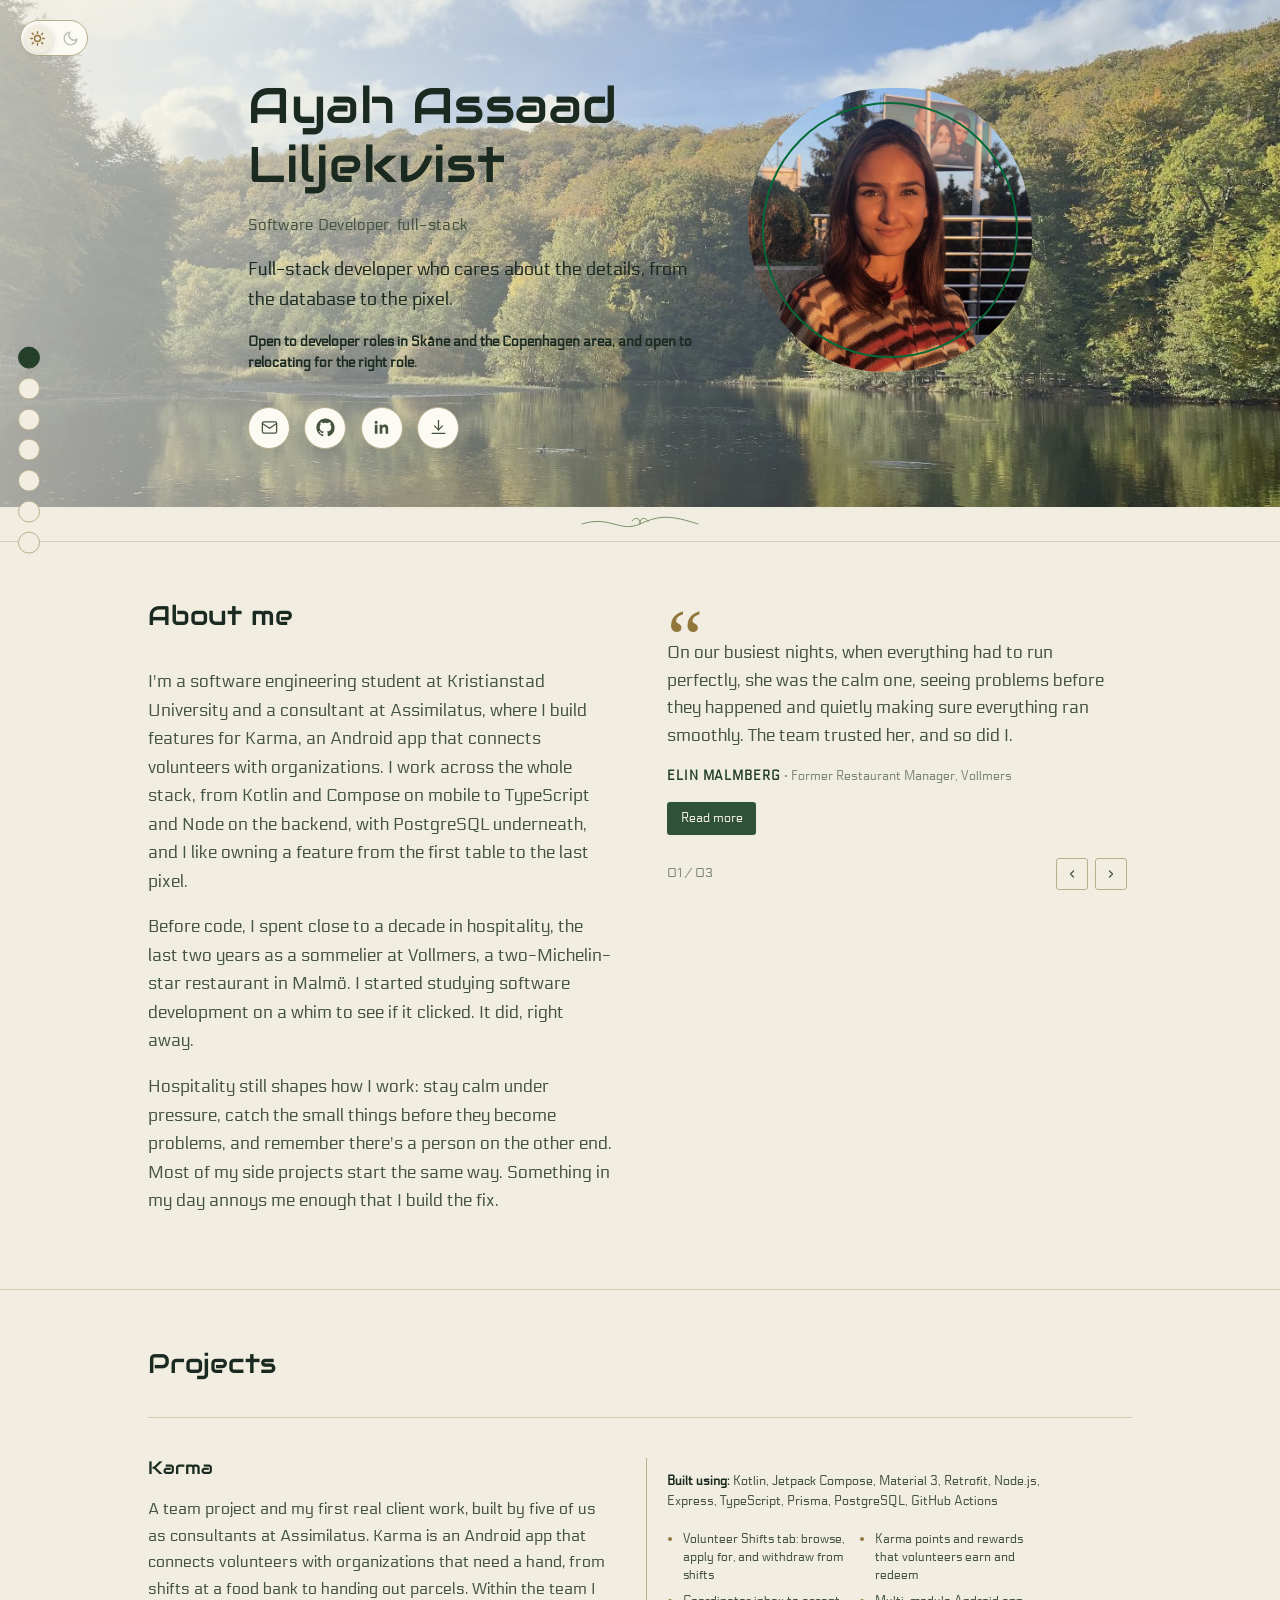
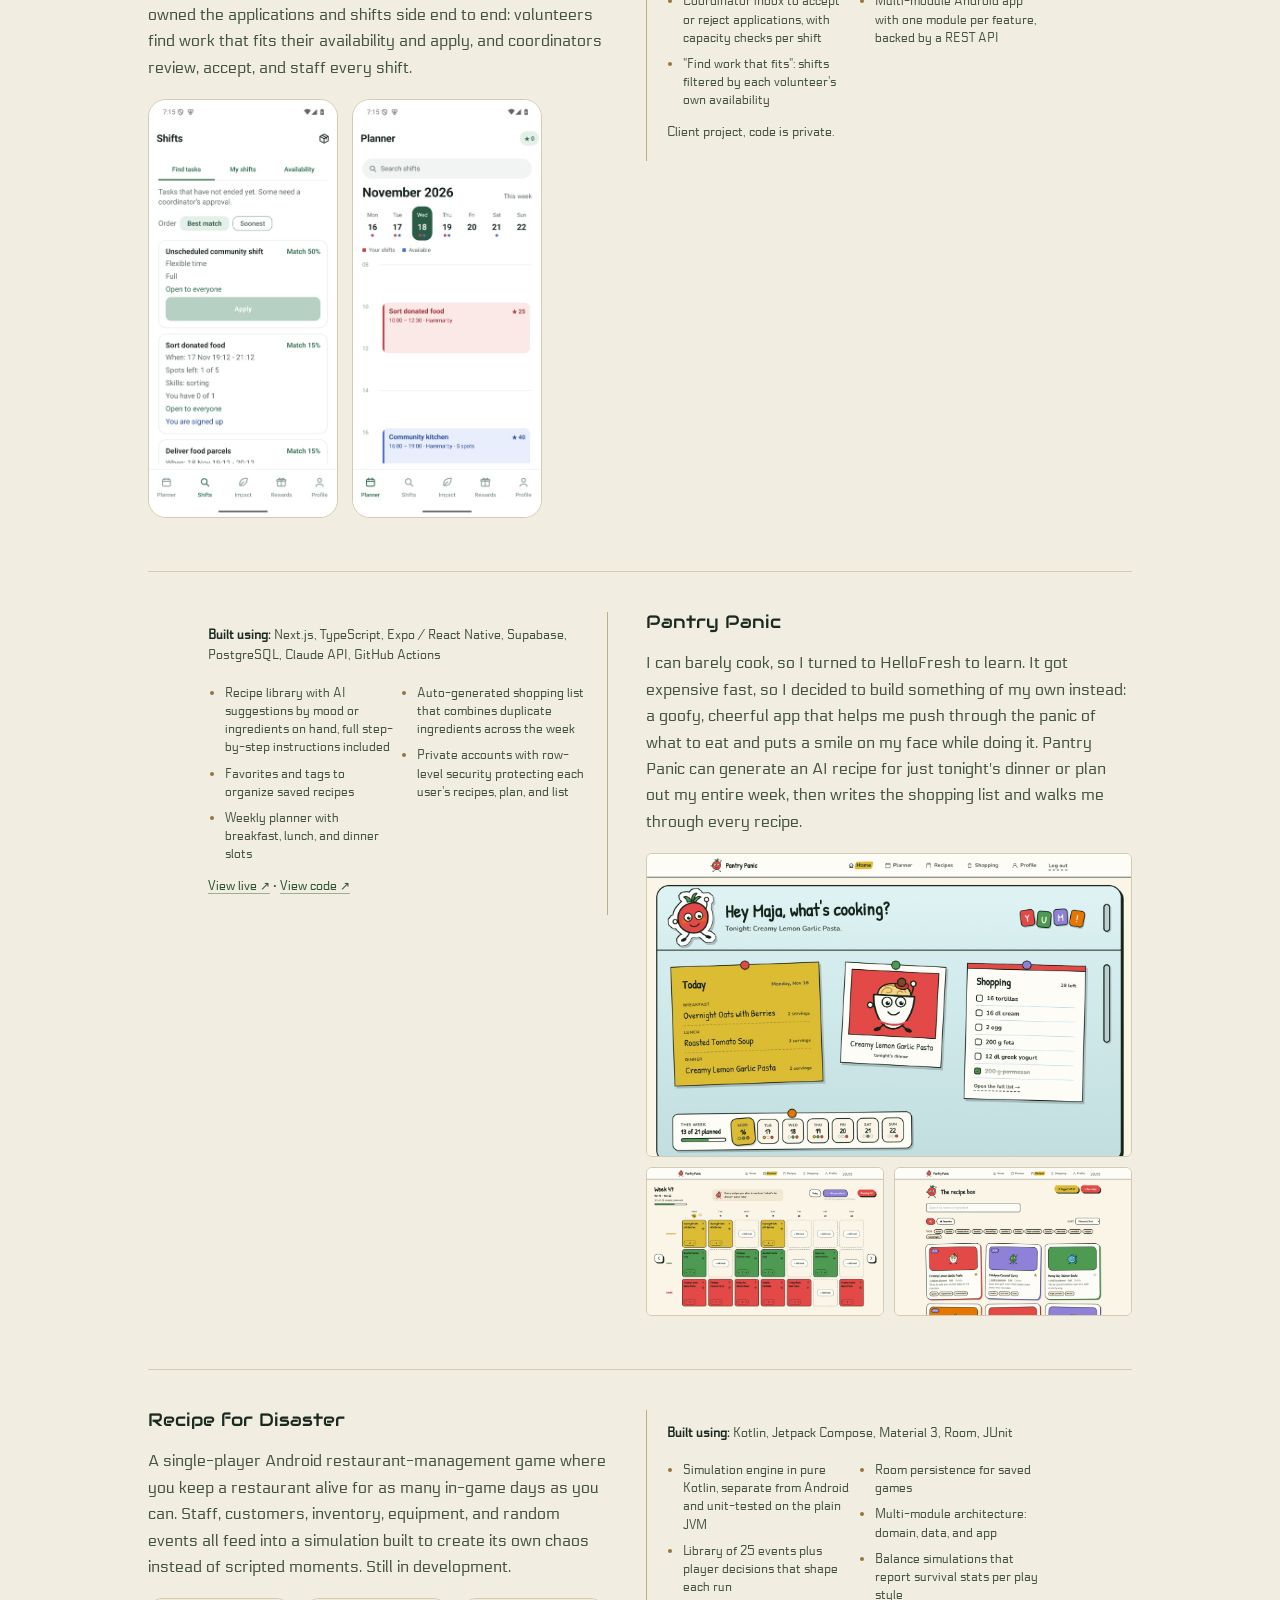
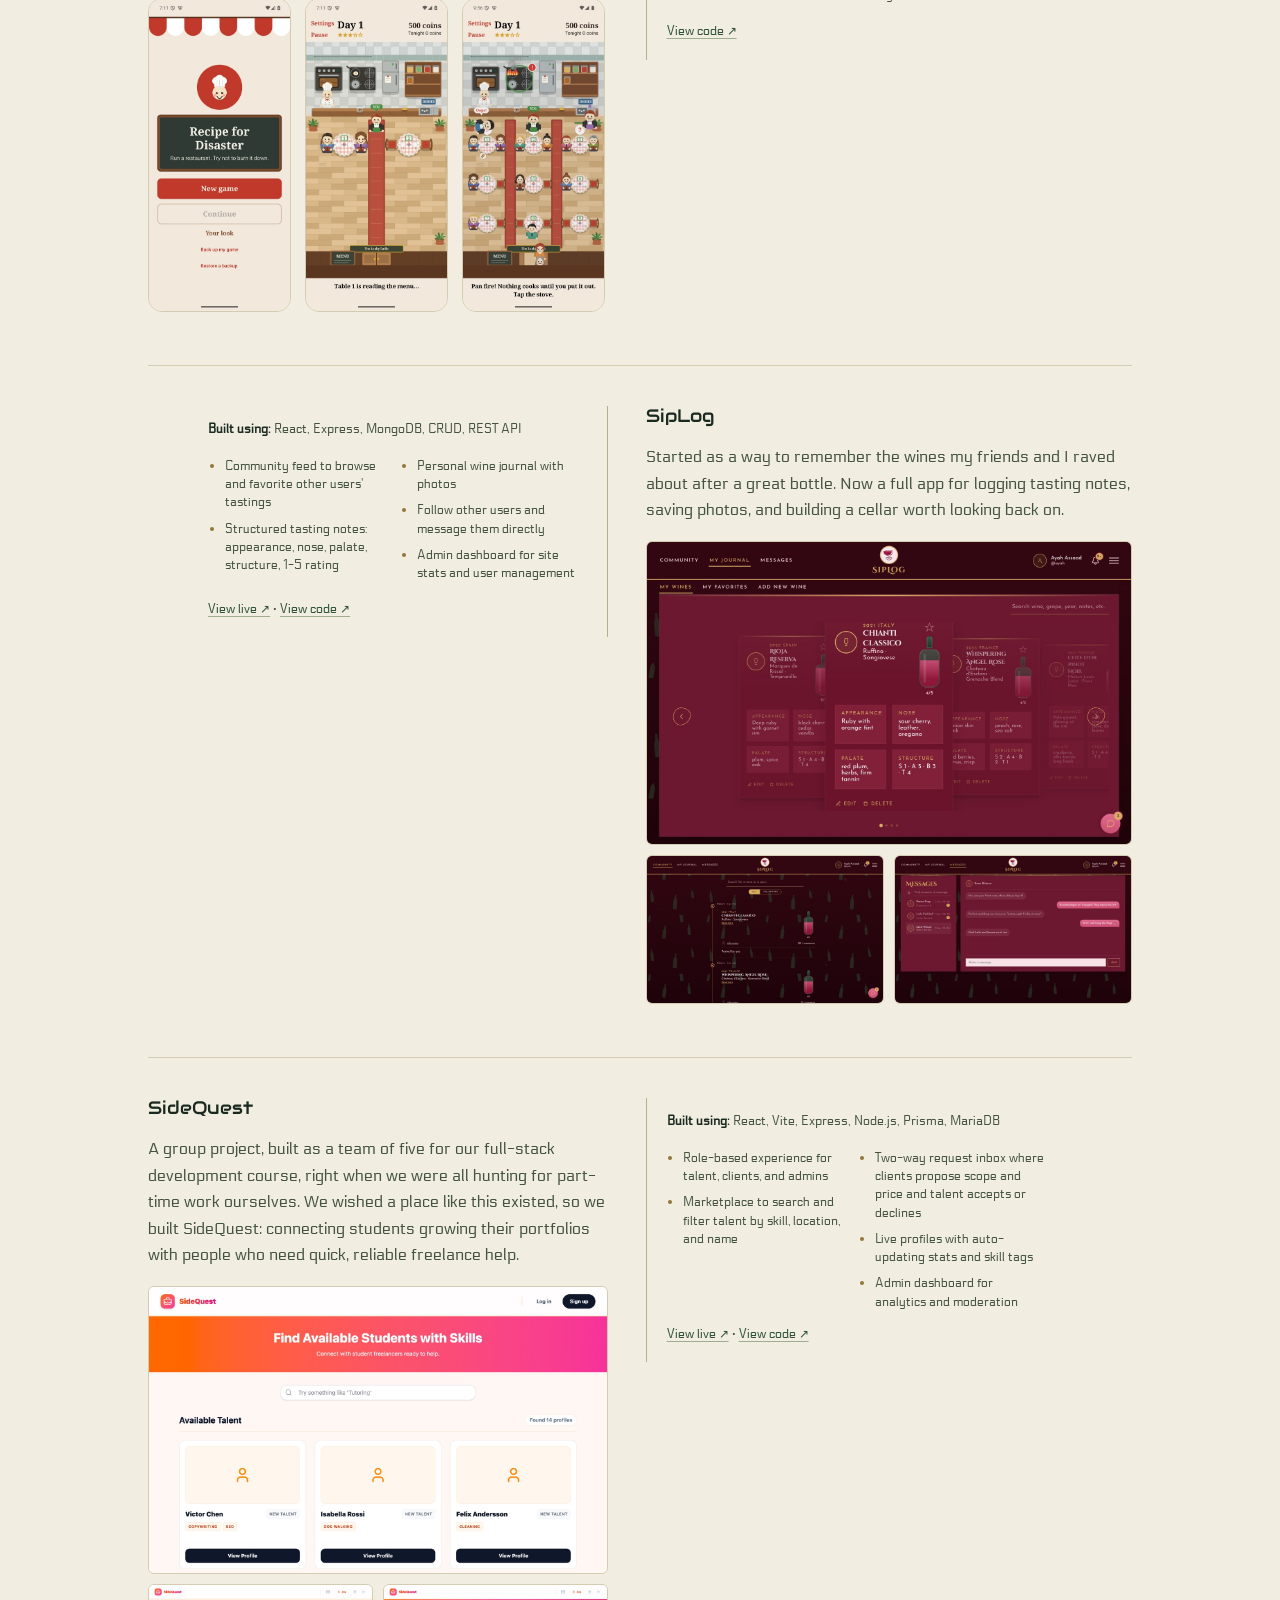
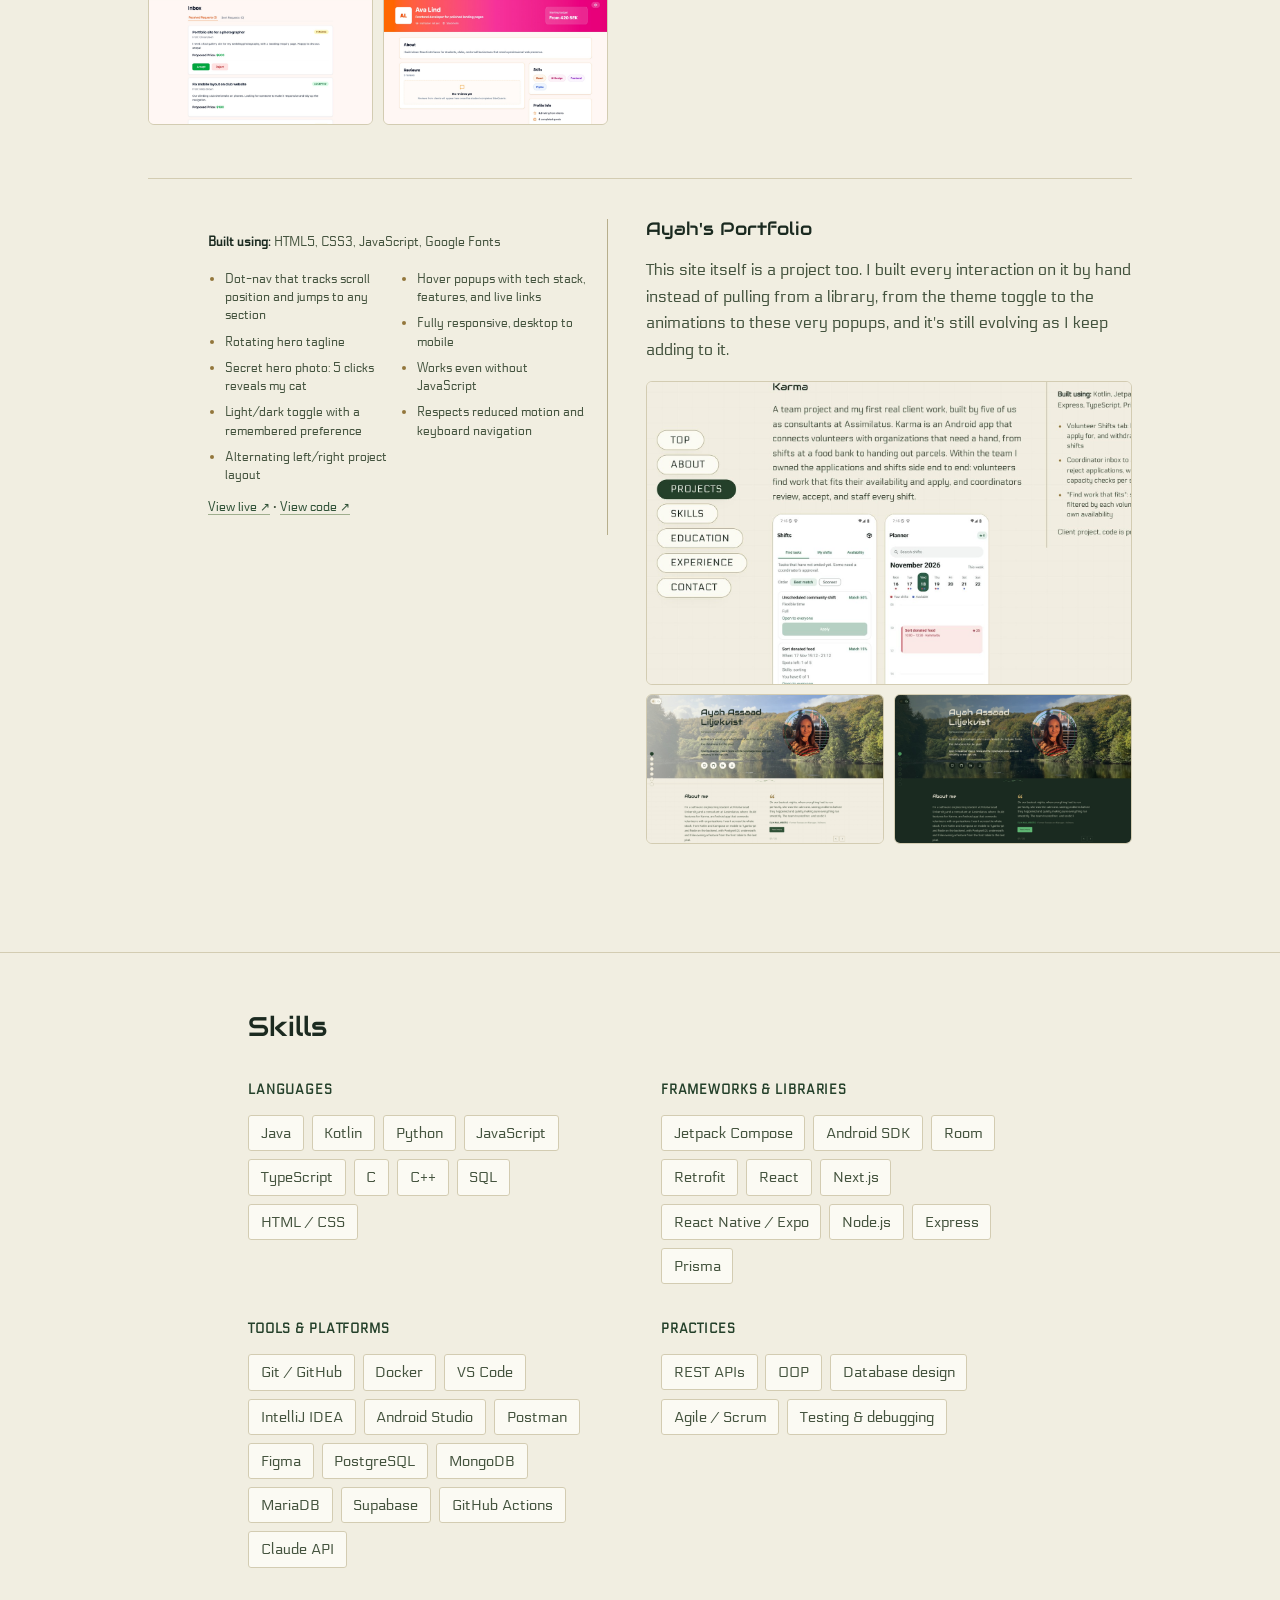
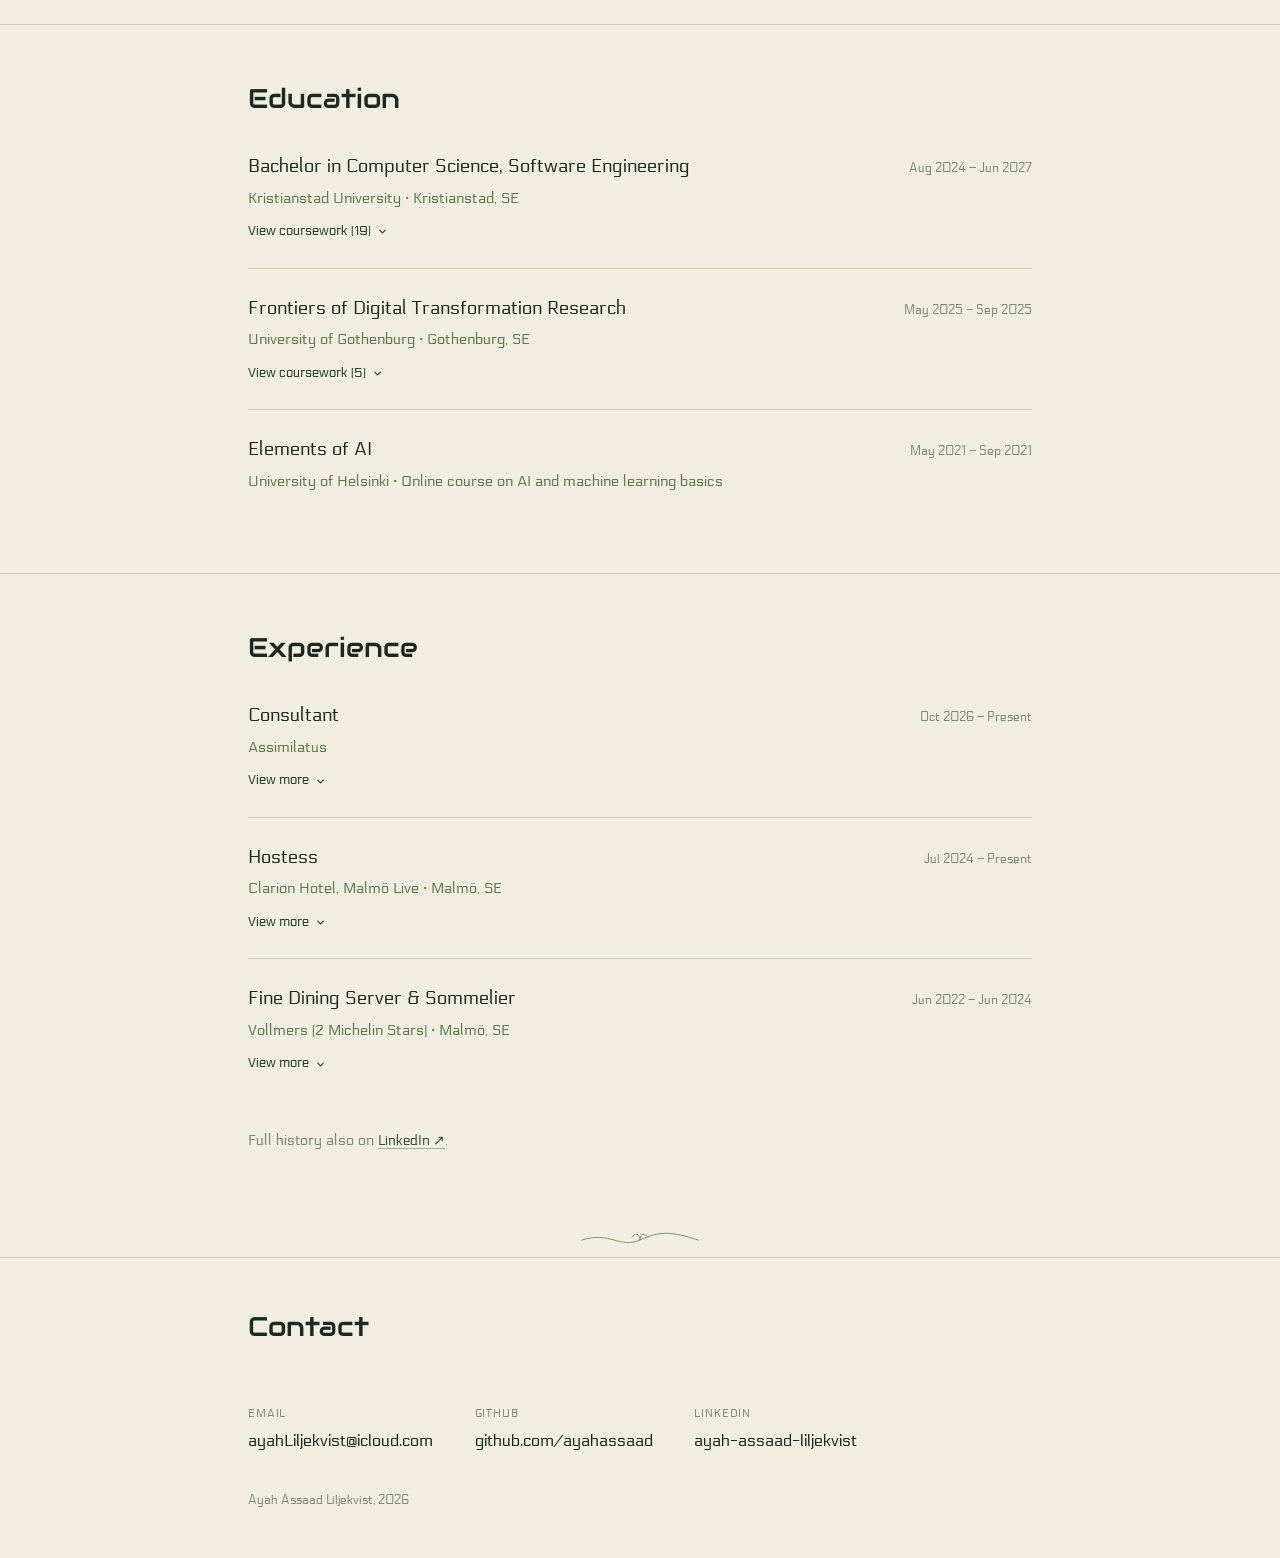
<file: index.html>
<!DOCTYPE html>
<!-- Last updated: November 2026 -->
<html lang="en">
<meta charset="utf-8">
<meta name="viewport" content="width=device-width, initial-scale=1">
<link rel="icon" href="assets/favicon.svg" type="image/svg+xml">
<link rel="icon" href="assets/favicon-32.png" sizes="32x32" type="image/png">
<link rel="apple-touch-icon" href="assets/apple-touch-icon.png">
<title>Ayah Assaad Liljekvist · Full-stack developer</title>
<meta name="description" content="Full-stack developer who cares about the details, from the database to the pixel. Android, web, and backend projects by Ayah Assaad Liljekvist.">
<meta property="og:type" content="website">
<meta property="og:url" content="https://ayahs-portfolio.vercel.app/">
<meta property="og:title" content="Ayah Assaad Liljekvist · Full-stack developer">
<meta property="og:description" content="Full-stack developer who cares about the details, from the database to the pixel. Open to developer roles in Skåne and the Copenhagen area.">
<meta property="og:image" content="https://ayahs-portfolio.vercel.app/assets/og-image.jpg">
<meta property="og:image:width" content="1200">
<meta property="og:image:height" content="630">
<meta name="twitter:card" content="summary_large_image">
<script>
  document.documentElement.classList.add('js');
  // Always start at the top on a fresh load/refresh, instead of the browser
  // restoring whatever scroll position the page was at before reloading, or
  // jumping back down to whichever section's #hash the nav bar last left in
  // the address bar. Clearing the hash removes the browser's target to jump
  // to; the repeated scrollTo covers browsers that still act on it anyway.
  if ('scrollRestoration' in history) { history.scrollRestoration = 'manual'; }
  if (location.hash) { history.replaceState(null, '', location.pathname + location.search); }
  window.scrollTo(0, 0);
  // Restore a manually-chosen theme before the stylesheet paints anything,
  // so a saved preference never flashes the OS-default theme first.
  try {
    var savedTheme = localStorage.getItem('theme');
    if (savedTheme === 'light' || savedTheme === 'dark') {
      document.documentElement.setAttribute('data-theme', savedTheme);
    }
  } catch (e) {}
  // Only re-snap to top on a genuine back/forward-cache restore (Safari/
  // Firefox can restore a scrolled position from bfcache). A plain 'load'
  // or non-persisted 'pageshow' can fire late, after images/iframes finish,
  // and would otherwise yank an already-scrolling visitor back to the top.
  window.addEventListener('pageshow', function (e) {
    if (e.persisted) window.scrollTo(0, 0);
  });
</script>
<link rel="preconnect" href="https://fonts.googleapis.com">
<link rel="preconnect" href="https://fonts.gstatic.com" crossorigin>
<!-- Google Fonts is loaded as non-render/script-blocking: a <link> whose
     media doesn't match the current environment (here, "print" while the
     page is on screen) isn't treated as something the browser must wait on
     before it can run script tags that come later in the document — a
     plain synchronous stylesheet link would be. This matters because if
     this specific request is ever slow, or gets silently held up somewhere
     on the network (a filter, a firewall, anything that stalls rather than
     fails outright), a normal blocking link would leave *every* script tag
     after it frozen indefinitely, waiting on a font. The onload swap below
     applies the real styles once the font sheet actually finishes loading;
     the <noscript> tag is the fallback for when JS is unavailable. -->
<link href="https://fonts.googleapis.com/css2?family=Fraunces:ital,opsz,wght@0,9..144,340;0,9..144,440;0,9..144,560;1,9..144,440&family=Karla:ital,wght@0,400;0,500;0,600;0,700;1,400&family=Space+Mono:wght@400;700&family=Audiowide&family=Electrolize&display=swap" rel="stylesheet" media="print" onload="this.media='all'">
<noscript><link href="https://fonts.googleapis.com/css2?family=Fraunces:ital,opsz,wght@0,9..144,340;0,9..144,440;0,9..144,560;1,9..144,440&family=Karla:ital,wght@0,400;0,500;0,600;0,700;1,400&family=Space+Mono:wght@400;700&family=Audiowide&family=Electrolize&display=swap" rel="stylesheet"></noscript>
<link rel="stylesheet" href="styles.css">


<div class="grain"></div>

<button type="button" class="theme-toggle" id="themeToggle" aria-label="Switch to dark mode">
  <svg class="sun" viewBox="0 0 24 24" fill="none" stroke="currentColor" stroke-width="2" stroke-linecap="round"><circle cx="12" cy="12" r="4.2"></circle><path d="M12 2.5v2.4M12 19.1v2.4M4.6 4.6l1.7 1.7M17.7 17.7l1.7 1.7M2.5 12h2.4M19.1 12h2.4M4.6 19.4l1.7-1.7M17.7 6.3l1.7-1.7"></path></svg>
  <span class="theme-thumb" aria-hidden="true"></span>
  <svg class="moon" viewBox="0 0 24 24" fill="none" stroke="currentColor" stroke-width="2" stroke-linecap="round" stroke-linejoin="round"><path d="M21 12.8A9 9 0 1 1 11.2 3a7 7 0 0 0 9.8 9.8Z"></path></svg>
</button>

<nav class="dot-nav" id="sectionDots" aria-label="Section navigation">
  <button type="button" class="section-dot" data-target="#top" aria-label="Go to top">
    <span class="dot-mark" aria-hidden="true"></span>
    <span class="dot-label" aria-hidden="true">Top</span>
  </button>
  <button type="button" class="section-dot" data-target="#about" aria-label="Go to About">
    <span class="dot-mark" aria-hidden="true"></span>
    <span class="dot-label" aria-hidden="true">About</span>
  </button>
  <button type="button" class="section-dot" data-target="#work" aria-label="Go to Projects">
    <span class="dot-mark" aria-hidden="true"></span>
    <span class="dot-label" aria-hidden="true">Projects</span>
  </button>
  <button type="button" class="section-dot" data-target="#skills" aria-label="Go to Skills">
    <span class="dot-mark" aria-hidden="true"></span>
    <span class="dot-label" aria-hidden="true">Skills</span>
  </button>
  <button type="button" class="section-dot" data-target="#education" aria-label="Go to Education">
    <span class="dot-mark" aria-hidden="true"></span>
    <span class="dot-label" aria-hidden="true">Education</span>
  </button>
  <button type="button" class="section-dot" data-target="#experience" aria-label="Go to Experience">
    <span class="dot-mark" aria-hidden="true"></span>
    <span class="dot-label" aria-hidden="true">Experience</span>
  </button>
  <button type="button" class="section-dot" data-target="#contact" aria-label="Go to Contact">
    <span class="dot-mark" aria-hidden="true"></span>
    <span class="dot-label" aria-hidden="true">Contact</span>
  </button>
</nav>

<button type="button" class="back-to-top" id="backToTop" aria-label="Back to top">
  <svg viewBox="0 0 24 24" fill="none" stroke="currentColor" stroke-width="1.8" stroke-linecap="round" stroke-linejoin="round"><path d="M12 19V5M6 11l6-6 6 6"/></svg>
</button>

<main id="top">
  <section class="hero">
    <div class="wrap">
      <div>
        <h1>Ayah Assaad<br>Liljekvist</h1>
        <p class="role" id="heroRole">Software Developer, full-stack</p>
        <p class="tag">Full-stack developer who cares about the details, from the database to the pixel.</p>
        <p class="looking">Open to developer roles in Skåne and the Copenhagen area, and open to relocating for the right role.</p>
        <div class="cta-row">
          <a class="icon-btn" href="mailto:ayahLiljekvist@icloud.com" aria-label="E-mail me">
            <svg viewBox="0 0 24 24" fill="none" stroke="currentColor" stroke-width="1.6" stroke-linecap="round" stroke-linejoin="round" aria-hidden="true">
              <rect x="3" y="5" width="18" height="14" rx="2"></rect>
              <path d="M3 7l9 6 9-6"></path>
            </svg>
          </a>
          <a class="icon-btn" href="https://github.com/ayahassaad" target="_blank" rel="noopener" aria-label="GitHub">
            <svg viewBox="0 0 24 24" fill="currentColor" aria-hidden="true">
              <path d="M12 .5C5.73.5.5 5.73.5 12c0 5.09 3.29 9.4 7.86 10.93.57.1.78-.25.78-.55v-1.94c-3.2.7-3.88-1.54-3.88-1.54-.52-1.33-1.28-1.68-1.28-1.68-1.05-.72.08-.7.08-.7 1.16.08 1.77 1.19 1.77 1.19 1.03 1.76 2.7 1.25 3.36.96.1-.75.4-1.25.73-1.54-2.55-.29-5.24-1.28-5.24-5.68 0-1.25.45-2.28 1.18-3.08-.12-.29-.51-1.46.11-3.05 0 0 .96-.31 3.15 1.18a10.9 10.9 0 0 1 5.74 0c2.19-1.49 3.15-1.18 3.15-1.18.62 1.59.23 2.76.11 3.05.74.8 1.18 1.83 1.18 3.08 0 4.41-2.7 5.38-5.27 5.67.42.36.78 1.08.78 2.18v3.24c0 .3.21.66.79.55A11.5 11.5 0 0 0 23.5 12C23.5 5.73 18.27.5 12 .5z"/>
            </svg>
          </a>
          <a class="icon-btn" href="https://www.linkedin.com/in/ayah-assaad-liljekvist-a56170336/" target="_blank" rel="noopener" aria-label="LinkedIn">
            <svg viewBox="0 0 24 24" fill="currentColor" aria-hidden="true">
              <path d="M6.94 8.5H3.56V20h3.38V8.5zM5.25 3.4a1.96 1.96 0 1 0 0 3.92 1.96 1.96 0 0 0 0-3.92zM20.45 20h-3.37v-5.6c0-1.34-.03-3.06-1.87-3.06-1.87 0-2.16 1.46-2.16 2.96V20H9.68V8.5h3.24v1.57h.05c.45-.86 1.56-1.77 3.22-1.77 3.44 0 4.26 2.27 4.26 5.22V20z"/>
            </svg>
          </a>
          <a class="icon-btn" href="assets/Ayah-Liljekvist-CV.pdf" download aria-label="Download CV">
            <svg viewBox="0 0 24 24" fill="none" stroke="currentColor" stroke-width="1.6" stroke-linecap="round" stroke-linejoin="round" aria-hidden="true">
              <path d="M12 3v12"></path>
              <path d="M7 10l5 5 5-5"></path>
              <path d="M4 19.5h16"></path>
            </svg>
          </a>
        </div>
      </div>
      <div class="hero-photo" id="photoReveal" role="button" tabindex="0" aria-label="Click 5 times to reveal a surprise photo" aria-describedby="revealCaption">
        <div class="frame">
          <img src="assets/ayah.jpg" alt="Portrait of Ayah Assaad Liljekvist" class="photo-base">
          <img src="assets/cat.jpg" alt="" class="photo-secret" id="photoSecret" aria-hidden="true">
        </div>
        <p class="reveal-caption" id="revealCaption" aria-live="polite"></p>
      </div>
    </div>
  </section>

  <div class="divider" aria-hidden="true">
    <svg viewBox="0 0 120 22" fill="none" xmlns="http://www.w3.org/2000/svg">
      <path d="M2 11 C 30 2, 40 20, 60 11 S 90 2, 118 11" stroke="currentColor" stroke-width="1" stroke-linecap="round" pathLength="1"/>
      <path d="M52 8 C 55 4, 60 4, 60 11 C 60 4, 65 4, 68 8" stroke="currentColor" stroke-width="1" stroke-linecap="round" pathLength="1"/>
    </svg>
  </div>

  <section id="about">
    <div class="wrap wrap-about">
      <div class="about-grid two-col reveal">
        <div>
          <div class="section-head"><h2>About me</h2></div>
          <div class="about-body">
            <p>I'm a software engineering student at Kristianstad University and a consultant at Assimilatus, where I build features for Karma, an Android app that connects volunteers with organizations. I work across the whole stack, from Kotlin and Compose on mobile to TypeScript and Node on the backend, with PostgreSQL underneath, and I like owning a feature from the first table to the last pixel.</p>
            <p>Before code, I spent close to a decade in hospitality, the last two years as a sommelier at Vollmers, a two-Michelin-star restaurant in Malmö. I started studying software development on a whim to see if it clicked. It did, right away.</p>
            <p>Hospitality still shapes how I work: stay calm under pressure, catch the small things before they become problems, and remember there's a person on the other end. Most of my side projects start the same way. Something in my day annoys me enough that I build the fix.</p>
          </div>
        </div>
        <div>
          <div class="about-body">
            <div class="recs" id="recs" role="region" aria-roledescription="carousel" aria-label="Recommendations">
              <div class="rec-track">
                <figure class="rec-card is-active">
                  <blockquote>On our busiest nights, when everything had to run perfectly, she was the calm one, seeing problems before they happened and quietly making sure everything ran smoothly. The team trusted her, and so did I.</blockquote>
                  <figcaption><strong>Elin Malmberg</strong><span>Former Restaurant Manager, Vollmers</span></figcaption>
                  <a class="rec-more" href="assets/Elin-Malmberg-Recommendation.pdf" target="_blank" rel="noopener">Read more</a>
                </figure>
                <figure class="rec-card">
                  <blockquote>Ayah brings a refreshing, positive energy to every team she joins. She listens closely to everyone's input and consistently delivers her part of the work with care and precision.</blockquote>
                  <figcaption><strong>Mava Goncalves</strong><span>Colleague</span></figcaption>
                </figure>
                <figure class="rec-card">
                  <blockquote>Always ready to try new things and take the leadership. Never lets down her friends and colleagues, genuinely a nice person!</blockquote>
                  <figcaption><strong>Timur</strong><span>Colleague</span></figcaption>
                </figure>
              </div>
              <div class="rec-nav"></div>
            </div>
          </div>
        </div>
      </div>
    </div>
  </section>

  <section id="work">
    <div class="wrap wrap-work">
      <div class="section-head"><h2>Projects</h2></div>

      <div class="project reveal">
        <div>
          <div class="project-head">
            <h3>Karma</h3>
          </div>
          <p>A team project and my first real client work, built by five of us as consultants at Assimilatus. Karma is an Android app that connects volunteers with organizations that need a hand, from shifts at a food bank to handing out parcels. Within the team I owned the applications and shifts side end to end: volunteers find work that fits their availability and apply, and coordinators review, accept, and staff every shift.</p>
          <div class="project-phones"><img src="assets/projects/karma-shifts.jpg" alt="Karma Shifts tab listing open tasks ranked by how well they match the volunteer" loading="lazy" width="405" height="900"><img src="assets/projects/karma-planner.jpg" alt="Karma weekly planner showing a volunteer's shifts and available ones" loading="lazy" width="405" height="900"></div>
        </div>
        <div class="project-popup">
          <p class="popup-tech"><strong>Built using:</strong> Kotlin, Jetpack Compose, Material 3, Retrofit, Node.js, Express, TypeScript, Prisma, PostgreSQL, GitHub Actions</p>
          <ul class="popup-features">
            <li>Volunteer Shifts tab: browse, apply for, and withdraw from shifts</li>
            <li>Coordinator inbox to accept or reject applications, with capacity checks per shift</li>
            <li>"Find work that fits": shifts filtered by each volunteer's own availability</li>
            <li>Karma points and rewards that volunteers earn and redeem</li>
            <li>Multi-module Android app with one module per feature, backed by a REST API</li>
          </ul>
          <p class="popup-more">Client project, code is private.</p>
        </div>
      </div>

      <div class="project reveal">
        <div>
          <div class="project-head">
            <h3><a class="project-title-link" href="https://pantrypanic.vercel.app" target="_blank" rel="noopener">Pantry Panic</a></h3>
          </div>
          <p>I can barely cook, so I turned to HelloFresh to learn. It got expensive fast, so I decided to build something of my own instead: a goofy, cheerful app that helps me push through the panic of what to eat and puts a smile on my face while doing it. Pantry Panic can generate an AI recipe for just tonight's dinner or plan out my entire week, then writes the shopping list and walks me through every recipe.</p>
          <div class="project-gallery">
            <figure class="project-shot"><img src="assets/projects/pantry-dashboard.jpg" alt="Pantry Panic home screen: today's meals, tonight's dinner and the shopping list" loading="lazy" width="1400" height="875"></figure>
            <div class="project-shot-row">
              <figure class="project-shot"><img src="assets/projects/pantry-planner.jpg" alt="Pantry Panic weekly planner with breakfast, lunch and dinner slots for every day" loading="lazy" width="1400" height="875"></figure>
              <figure class="project-shot"><img src="assets/projects/pantry-recipes.jpg" alt="Pantry Panic recipe box with AI-generated recipes, favorites and tags" loading="lazy" width="1400" height="875"></figure>
            </div>
          </div>
        </div>
        <div class="project-popup">
          <p class="popup-tech"><strong>Built using:</strong> Next.js, TypeScript, Expo / React Native, Supabase, PostgreSQL, Claude API, GitHub Actions</p>
          <ul class="popup-features">
            <li>Recipe library with AI suggestions by mood or ingredients on hand, full step-by-step instructions included</li>
            <li>Favorites and tags to organize saved recipes</li>
            <li>Weekly planner with breakfast, lunch, and dinner slots</li>
            <li>Auto-generated shopping list that combines duplicate ingredients across the week</li>
            <li>Private accounts with row-level security protecting each user's recipes, plan, and list</li>
          </ul>
          <p class="popup-more"><a href="https://pantrypanic.vercel.app" target="_blank" rel="noopener">View live &#8599;</a> <span aria-hidden="true">&middot;</span> <a href="https://github.com/ayahassaad/PantryPanic" target="_blank" rel="noopener">View code &#8599;</a></p>
        </div>
      </div>

      <div class="project reveal">
        <div>
          <div class="project-head">
            <h3>Recipe for Disaster</h3>
          </div>
          <p>A single-player Android restaurant-management game where you keep a restaurant alive for as many in-game days as you can. Staff, customers, inventory, equipment, and random events all feed into a simulation built to create its own chaos instead of scripted moments. Still in development.</p>
          <div class="project-phones three"><img src="assets/projects/rfd-start.jpg" alt="Recipe for Disaster start screen" loading="lazy" width="405" height="900"><img src="assets/projects/rfd-service.jpg" alt="A restaurant service in progress, guests seated and reading the menu" loading="lazy" width="405" height="900"><img src="assets/projects/rfd-chaos.jpg" alt="A chaotic night: every table full, a pan on fire on the stove and a waiter who tripped with a plate" loading="lazy" width="405" height="900"></div>
        </div>
        <div class="project-popup">
          <p class="popup-tech"><strong>Built using:</strong> Kotlin, Jetpack Compose, Material 3, Room, JUnit</p>
          <ul class="popup-features">
            <li>Simulation engine in pure Kotlin, separate from Android and unit-tested on the plain JVM</li>
            <li>Library of 25 events plus player decisions that shape each run</li>
            <li>Room persistence for saved games</li>
            <li>Multi-module architecture: domain, data, and app</li>
            <li>Balance simulations that report survival stats per play style</li>
          </ul>
          <p class="popup-more"><a href="https://github.com/ayahassaad/recipe-for-disaster" target="_blank" rel="noopener">View code &#8599;</a></p>
        </div>
      </div>

      <div class="project reveal">
        <div>
          <div class="project-head">
            <h3><a class="project-title-link" href="https://sip-log-app.vercel.app/" target="_blank" rel="noopener">SipLog</a></h3>
          </div>
          <p>Started as a way to remember the wines my friends and I raved about after a great bottle. Now a full app for logging tasting notes, saving photos, and building a cellar worth looking back on.</p>
          <div class="project-gallery">
            <figure class="project-shot"><img src="assets/projects/siplog-journal.jpg" alt="SipLog journal: tasting-note cards with appearance, nose, palate and structure for each wine" loading="lazy" width="1400" height="875"></figure>
            <div class="project-shot-row">
              <figure class="project-shot"><img src="assets/projects/siplog-feed.jpg" alt="SipLog community feed: other users' tastings with ratings, favorites and comments" loading="lazy" width="1400" height="875"></figure>
              <figure class="project-shot"><img src="assets/projects/siplog-chat.jpg" alt="SipLog messages: a chat between two users planning a tasting night" loading="lazy" width="1400" height="875"></figure>
            </div>
          </div>
        </div>
        <div class="project-popup">
          <p class="popup-tech"><strong>Built using:</strong> React, Express, MongoDB, CRUD, REST API</p>
          <ul class="popup-features">
            <li>Community feed to browse and favorite other users' tastings</li>
            <li>Structured tasting notes: appearance, nose, palate, structure, 1-5 rating</li>
            <li>Personal wine journal with photos</li>
            <li>Follow other users and message them directly</li>
            <li>Admin dashboard for site stats and user management</li>
          </ul>
          <p class="popup-more"><a href="https://sip-log-app.vercel.app/" target="_blank" rel="noopener">View live ↗</a> <span aria-hidden="true">&middot;</span> <a href="https://github.com/ayahassaad/sipLog" target="_blank" rel="noopener">View code ↗</a></p>
        </div>
      </div>

      <div class="project reveal">
        <div>
          <div class="project-head">
            <h3><a class="project-title-link" href="https://side-quest-theta-neon.vercel.app" target="_blank" rel="noopener">SideQuest</a></h3>
          </div>
          <p>A group project, built as a team of five for our full-stack development course, right when we were all hunting for part-time work ourselves. We wished a place like this existed, so we built SideQuest: connecting students growing their portfolios with people who need quick, reliable freelance help.</p>
          <div class="project-gallery">
            <figure class="project-shot"><img src="assets/projects/sidequest-marketplace.jpg" alt="SideQuest marketplace: search and browse students available for work" loading="lazy" width="1400" height="875"></figure>
            <div class="project-shot-row">
              <figure class="project-shot"><img src="assets/projects/sidequest-inbox.jpg" alt="SideQuest inbox with job requests a student can accept or reject" loading="lazy" width="1400" height="875"></figure>
              <figure class="project-shot"><img src="assets/projects/sidequest-profile.jpg" alt="A student's SideQuest profile with skills, reviews and starting budget" loading="lazy" width="1400" height="875"></figure>
            </div>
          </div>
        </div>
        <div class="project-popup">
          <p class="popup-tech"><strong>Built using:</strong> React, Vite, Express, Node.js, Prisma, MariaDB</p>
          <ul class="popup-features">
            <li>Role-based experience for talent, clients, and admins</li>
            <li>Marketplace to search and filter talent by skill, location, and name</li>
            <li>Two-way request inbox where clients propose scope and price and talent accepts or declines</li>
            <li>Live profiles with auto-updating stats and skill tags</li>
            <li>Admin dashboard for analytics and moderation</li>
          </ul>
          <p class="popup-more"><a href="https://side-quest-theta-neon.vercel.app" target="_blank" rel="noopener">View live &#8599;</a> <span aria-hidden="true">&middot;</span> <a href="https://github.com/mavagoncalves/SideQuest" target="_blank" rel="noopener">View code &#8599;</a></p>
        </div>
      </div>

      <div class="project reveal">
        <div>
          <div class="project-head">
            <h3><a class="project-title-link" href="https://ayahs-portfolio.vercel.app/" target="_blank" rel="noopener">Ayah's Portfolio</a></h3>
          </div>
          <p>This site itself is a project too. I built every interaction on it by hand instead of pulling from a library, from the theme toggle to the animations to these very popups, and it's still evolving as I keep adding to it.</p>
          <div class="project-gallery">
            <figure class="project-shot"><img src="assets/projects/portfolio-nav.jpg" alt="The section nav on the left popping out into labeled buttons on hover" loading="lazy" width="1400" height="875"></figure>
            <div class="project-shot-row">
              <figure class="project-shot"><img src="assets/projects/portfolio-hero-light.jpg" alt="The top of this portfolio in light mode" loading="lazy" width="1400" height="875"></figure>
              <figure class="project-shot"><img src="assets/projects/portfolio-hero-dark.jpg" alt="The same page in dark mode" loading="lazy" width="1400" height="875"></figure>
            </div>
          </div>
        </div>
        <div class="project-popup">
          <p class="popup-tech"><strong>Built using:</strong> HTML5, CSS3, JavaScript, Google Fonts</p>
          <ul class="popup-features">
            <li>Dot-nav that tracks scroll position and jumps to any section</li>
            <li>Rotating hero tagline</li>
            <li>Secret hero photo: 5 clicks reveals my cat</li>
            <li>Light/dark toggle with a remembered preference</li>
            <li>Alternating left/right project layout</li>
            <li>Hover popups with tech stack, features, and live links</li>
                        <li>Fully responsive, desktop to mobile</li>
            <li>Works even without JavaScript</li>
            <li>Respects reduced motion and keyboard navigation</li>
          </ul>
          <p class="popup-more"><a href="https://ayahs-portfolio.vercel.app/" target="_blank" rel="noopener">View live &#8599;</a> <span aria-hidden="true">&middot;</span> <a href="https://github.com/ayahassaad/my-portfolio" target="_blank" rel="noopener">View code &#8599;</a></p>
        </div>
      </div>

    </div>
  </section>

  <section id="skills">
    <div class="wrap">
      <div class="section-head"><h2>Skills</h2></div>
      <div class="skills-grid">
        <div class="skill-group reveal">
          <h3>Languages</h3>
          <ul><li>Java</li><li>Kotlin</li><li>Python</li><li>JavaScript</li><li>TypeScript</li><li>C</li><li>C++</li><li>SQL</li><li>HTML / CSS</li></ul>
        </div>
        <div class="skill-group reveal">
          <h3>Frameworks &amp; Libraries</h3>
          <ul><li>Jetpack Compose</li><li>Android SDK</li><li>Room</li><li>Retrofit</li><li>React</li><li>Next.js</li><li>React Native / Expo</li><li>Node.js</li><li>Express</li><li>Prisma</li></ul>
        </div>
        <div class="skill-group reveal">
          <h3>Tools &amp; Platforms</h3>
          <ul><li>Git / GitHub</li><li>Docker</li><li>VS Code</li><li>IntelliJ IDEA</li><li>Android Studio</li><li>Postman</li><li>Figma</li><li>PostgreSQL</li><li>MongoDB</li><li>MariaDB</li><li>Supabase</li><li>GitHub Actions</li><li>Claude API</li></ul>
        </div>
        <div class="skill-group reveal">
          <h3>Practices</h3>
          <ul><li>REST APIs</li><li>OOP</li><li>Database design</li><li>Agile / Scrum</li><li>Testing &amp; debugging</li></ul>
        </div>
      </div>
    </div>
  </section>

  <section id="education">
    <div class="wrap">
      <div class="section-head"><h2>Education</h2></div>

      <div class="timeline">
        <div class="xp-item reveal">
          <div class="xp-head">
            <span class="xp-role">Bachelor in Computer Science, Software Engineering</span>
            <span class="xp-meta">Aug 2024 – Jun 2027</span>
          </div>
          <div class="xp-org">Kristianstad University · Kristianstad, SE</div>
          <button type="button" class="course-toggle" aria-expanded="false" aria-controls="bachelor-courses">
            View coursework (19)
            <svg viewBox="0 0 24 24" fill="none" stroke="currentColor" stroke-width="2.5" stroke-linecap="round"><path d="M6 9l6 6 6-6"/></svg>
          </button>
          <div class="course-panel" id="bachelor-courses">
            <ul class="xp-bullets two-col">
              <li>Introduction to Computer Science</li>
              <li>Fundamental Programming</li>
              <li>Database Technique</li>
              <li>Object Oriented Programming in Java</li>
              <li>Agile Development Methods</li>
              <li>Methods for Sustainable Programming</li>
              <li>Backend Development</li>
              <li>Frontend Development</li>
              <li>Full Stack Development</li>
              <li>Algorithms and Data Structures</li>
              <li>Data Communication</li>
              <li>Development of Mobile Applications</li>
              <li>Machine Learning</li>
              <li>Operating Systems</li>
              <li>Mathematics, fundamental course</li>
              <li>Discrete Mathematics</li>
              <li>Mathematical Statistics</li>
              <li>Research Methodology for Computer Science</li>
              <li>Big Data Analytics</li>
            </ul>
          </div>
        </div>

        <div class="xp-item reveal">
          <div class="xp-head">
            <span class="xp-role">Frontiers of Digital Transformation Research</span>
            <span class="xp-meta">May 2025 – Sep 2025</span>
          </div>
          <div class="xp-org">University of Gothenburg · Gothenburg, SE</div>
          <button type="button" class="course-toggle" aria-expanded="false" aria-controls="gothenburg-courses">
            View coursework (5)
            <svg viewBox="0 0 24 24" fill="none" stroke="currentColor" stroke-width="2.5" stroke-linecap="round"><path d="M6 9l6 6 6-6"/></svg>
          </button>
          <div class="course-panel" id="gothenburg-courses">
            <ul class="xp-bullets">
              <li>AI &amp; Society</li>
              <li>Blockchain Technologies</li>
              <li>Robotic Process Automation</li>
              <li>Information Systems Research</li>
              <li>Digital Governance</li>
            </ul>
          </div>
        </div>

        <div class="xp-item reveal">
          <div class="xp-head">
            <span class="xp-role">Elements of AI</span>
            <span class="xp-meta">May 2021 – Sep 2021</span>
          </div>
          <div class="xp-org">University of Helsinki · Online course on AI and machine learning basics</div>
        </div>
      </div>
    </div>
  </section>

  <section id="experience">
    <div class="wrap">
      <div class="section-head"><h2>Experience</h2></div>

      <div class="timeline">
        <div class="xp-item reveal">
          <div class="xp-head">
            <span class="xp-role">Consultant</span>
            <span class="xp-meta">Oct 2026 – Present</span>
          </div>
          <div class="xp-org">Assimilatus</div>
          <button type="button" class="course-toggle" aria-expanded="false" aria-controls="assimilatus-details">
            View more
            <svg viewBox="0 0 24 24" fill="none" stroke="currentColor" stroke-width="2.5" stroke-linecap="round"><path d="M6 9l6 6 6-6"/></svg>
          </button>
          <div class="course-panel" id="assimilatus-details">
            <ul class="xp-bullets">
              <li>Building Karma, an Android app that connects volunteers with organizations, in a team of five.</li>
              <li>Owned the applications and shifts flow end to end: volunteers apply for shifts, coordinators accept or reject them, with capacity checks per shift.</li>
              <li>Built &ldquo;Find work that fits&rdquo;, which matches shifts to each volunteer's availability.</li>
              <li>Work across the stack: Kotlin and Jetpack Compose in the app, a TypeScript, Express and Prisma API, and PostgreSQL.</li>
              <li>Ship in small, reviewed pull requests against Jira stories, with CI on GitHub Actions.</li>
            </ul>
          </div>
        </div>

        <div class="xp-item reveal">
          <div class="xp-head">
            <span class="xp-role">Hostess</span>
            <span class="xp-meta">Jul 2024 – Present</span>
          </div>
          <div class="xp-org">Clarion Hotel, Malmö Live · Malmö, SE</div>
          <button type="button" class="course-toggle" aria-expanded="false" aria-controls="hostess-details">
            View more
            <svg viewBox="0 0 24 24" fill="none" stroke="currentColor" stroke-width="2.5" stroke-linecap="round"><path d="M6 9l6 6 6-6"/></svg>
          </button>
          <div class="course-panel" id="hostess-details">
            <ul class="xp-bullets">
              <li>Part-time alongside my studies, welcoming an international mix of hotel and conference guests.</li>
            </ul>
          </div>
        </div>

        <div class="xp-item reveal">
          <div class="xp-head">
            <span class="xp-role">Fine Dining Server &amp; Sommelier</span>
            <span class="xp-meta">Jun 2022 – Jun 2024</span>
          </div>
          <div class="xp-org">Vollmers (2 Michelin Stars) · Malmö, SE</div>
          <button type="button" class="course-toggle" aria-expanded="false" aria-controls="vollmers-details">
            View more
            <svg viewBox="0 0 24 24" fill="none" stroke="currentColor" stroke-width="2.5" stroke-linecap="round"><path d="M6 9l6 6 6-6"/></svg>
          </button>
          <div class="course-panel" id="vollmers-details">
            <ul class="xp-bullets">
              <li>Sommelier and server at a two-Michelin-star restaurant, pairing wines for every menu.</li>
              <li>Selected as a Krug Ambassador, representing the champagne house at events and tastings.</li>
              <li>Private sommelier at events in Verbier and Val d'Isère.</li>
            </ul>
          </div>
        </div>
      </div>

      <p class="more-note">Full history also on <a href="https://www.linkedin.com/in/ayah-assaad-liljekvist-a56170336/" target="_blank" rel="noopener">LinkedIn ↗</a>.</p>
    </div>
  </section>

  <div class="divider" aria-hidden="true">
    <svg viewBox="0 0 120 22" fill="none" xmlns="http://www.w3.org/2000/svg">
      <path d="M2 11 C 30 2, 40 20, 60 11 S 90 2, 118 11" stroke="currentColor" stroke-width="1" stroke-linecap="round" pathLength="1"/>
      <path d="M52 8 C 55 4, 60 4, 60 11 C 60 4, 65 4, 68 8" stroke="currentColor" stroke-width="1" stroke-linecap="round" pathLength="1"/>
    </svg>
  </div>

</main>

<footer id="contact">
  <div class="wrap">
    <div class="section-head"><h2>Contact</h2></div>
    <div class="contact-grid">
      <a class="contact-item" href="mailto:ayahLiljekvist@icloud.com">
        <span class="label">Email</span>
        <span class="value">ayahLiljekvist@icloud.com</span>
      </a>
      <a class="contact-item" href="https://github.com/ayahassaad" target="_blank" rel="noopener">
        <span class="label">GitHub</span>
        <span class="value">github.com/ayahassaad</span>
      </a>
      <a class="contact-item" href="https://www.linkedin.com/in/ayah-assaad-liljekvist-a56170336/" target="_blank" rel="noopener">
        <span class="label">LinkedIn</span>
        <span class="value">ayah-assaad-liljekvist</span>
      </a>
    </div>
    <p>Ayah Assaad Liljekvist, 2026</p>
  </div>
</footer>


<script>
  // Scroll-driven motion (progress bar, nav shadow + active-link highlight,
  // reveal-on-scroll for sections/cards/dividers) plus the "extra alive"
  // touches (rotating hero tagline, custom cursor, card tilt, link sparkle)
  // — all merged into one script tag/IIFE (they used to be two separate
  // tags). Every feature below is still individually wrapped in its own
  // try/catch — a failure in any single one never stops the others from
  // running, and never affects the real page content, which is already
  // fully visible and usable without any of this.
  //
  // Note on why this got merged: any classic <script> tag is blocked from
  // running until every stylesheet <link> earlier in the document has
  // finished loading — including the Google Fonts link up in the page head.
  // If that request is ever slow or gets silently held up on the network
  // (rather than failing fast), every script after it just waits forever,
  // with no error. The fonts link is now loaded in a non-blocking way (see
  // the comment on it up top) so this can't happen again regardless of
  // network conditions — but keeping these two originally-separate blocks
  // merged into one is one less script tag for a slow-loading stylesheet to
  // ever be able to stall.
  (function () {
    var reduceMotion = window.matchMedia && window.matchMedia('(prefers-reduced-motion: reduce)').matches;

    // Everything in this scroll/nav/reveal/scrollspy section is now wrapped
    // in its own try/catch (it wasn't before) so that if anything in here
    // ever throws in some browser, it can no longer silently prevent the
    // features appended after it (tagline, cursor, tilt, sparkle) from
    // running — matching the defensive pattern already used everywhere else
    // in this file.
    try {
    var scroller = document.scrollingElement || document.documentElement || document.body;
    var backToTop = document.getElementById('backToTop');
    var topDot = document.querySelector('.section-dot[data-target="#top"]');
    var contactDot = document.querySelector('.section-dot[data-target="#contact"]');

    function onScroll() {
      if (backToTop) backToTop.classList.toggle('is-visible', scroller.scrollTop > 600);
      // The hero/#top isn't one of the observed sections below (scrollspy
      // only watches real <section id> elements), so its dot is handled
      // here instead: active whenever we're back near the very top.
      if (topDot) {
        var atTop = scroller.scrollTop < 120;
        topDot.classList.toggle('active', atTop);
        if (atTop) {
          document.querySelectorAll('.section-dot').forEach(function (d) {
            if (d !== topDot) d.classList.remove('active');
          });
        }
      }
      // Contact now lives in the footer, which is short enough that the
      // scrollspy's mid-viewport band below never actually overlaps it once
      // the page is scrolled all the way down — so, same idea as #top above,
      // treat "scrolled to the bottom" as "Contact is active" directly.
      var atBottom = scroller.scrollTop + scroller.clientHeight >= scroller.scrollHeight - 4;
      if (atBottom && contactDot) {
        document.querySelectorAll('.section-dot').forEach(function (d) { d.classList.remove('active'); });
        contactDot.classList.add('active');
      }
    }
    window.addEventListener('scroll', onScroll, { passive: true });
    onScroll();

    if (backToTop) {
      backToTop.addEventListener('click', function () {
        window.scrollTo({ top: 0, behavior: reduceMotion ? 'auto' : 'smooth' });
      });
    }

    // Section dots: click to jump to a section.
    document.querySelectorAll('.section-dot').forEach(function (dot) {
      dot.addEventListener('click', function () {
        var el = document.querySelector(dot.getAttribute('data-target'));
        if (el && el.scrollIntoView) el.scrollIntoView({ behavior: reduceMotion ? 'auto' : 'smooth' });
      });
    });

    // Reveal-on-scroll + animated dividers
    var revealTargets = document.querySelectorAll('.reveal, .divider');
    if (reduceMotion || !('IntersectionObserver' in window)) {
      revealTargets.forEach(function (el) { el.classList.add('is-visible'); });
    } else {
      var io = new IntersectionObserver(function (entries) {
        entries.forEach(function (entry) {
          if (entry.isIntersecting) {
            entry.target.classList.add('is-visible');
            io.unobserve(entry.target);
          }
        });
      }, { threshold: 0.15, rootMargin: '0px 0px -40px 0px' });
      revealTargets.forEach(function (el) { io.observe(el); });
      // Safety net: if the observer never fires for some element (a browser
      // quirk, a layout edge case, anything), force it in after 2s anyway.
      // Purely cosmetic here — .reveal/.divider are fully visible by default
      // regardless, this only ensures the little animation still plays.
      setTimeout(function () {
        revealTargets.forEach(function (el) { el.classList.add('is-visible'); });
      }, 2000);
    }

    // Scrollspy: highlight the section-dot for the section currently in view.
    // The dots are the only nav now, so this only needs to track them.
    var sections = Array.prototype.slice.call(document.querySelectorAll('main section[id], footer[id]'));
    if (sections.length && 'IntersectionObserver' in window) {
      var spy = new IntersectionObserver(function (entries) {
        entries.forEach(function (entry) {
          var dot = document.querySelector('.section-dot[data-target="#' + entry.target.id + '"]');
          if (entry.isIntersecting && dot) {
            document.querySelectorAll('.section-dot').forEach(function (d) { d.classList.remove('active'); });
            dot.classList.add('active');
          }
        });
      }, { rootMargin: '-45% 0px -50% 0px', threshold: 0 });
      sections.forEach(function (sec) { spy.observe(sec); });
    }
    } catch (e) { /* decorative only */ }

    // Rotating hero tagline. The element already holds real text in the
    // HTML, so this only swaps it periodically — never starts blank. The
    // rotation itself always runs, even with Reduce Motion on — only the
    // fade transition is skipped in that case (an instant text swap still
    // counts as content, not motion).
    try {
      var roleEl = document.getElementById('heroRole');
      if (roleEl) {
        // The hero's one-time entrance animation (rise-in, fill-mode
        // "both") keeps forcing this element's opacity to 1 forever once it
        // finishes — CSS animations with a forwards fill sit in a cascade
        // origin that outranks plain inline styles, so without this, every
        // roleEl.style.opacity assignment below would silently lose that
        // fight and the fade would never be visible. Release the lock once
        // the entrance animation is done (or after a fallback delay, in
        // case animationend never fires for any reason).
        var freeFromEntranceAnimation = function () { roleEl.style.animation = 'none'; };
        roleEl.addEventListener('animationend', freeFromEntranceAnimation, { once: true });
        setTimeout(freeFromEntranceAnimation, 900);

        var phrases = [
          'Software Developer, full-stack',
          'Turning minor inconveniences into software.',
          'Solving problems before I started coding them.',
          'Forged in hospitality'
        ];
        var pi = 0;
        setInterval(function () {
          pi = (pi + 1) % phrases.length;
          if (reduceMotion) {
            roleEl.textContent = phrases[pi];
          } else {
            roleEl.style.transition = 'opacity .35s ease';
            roleEl.style.opacity = '0';
            setTimeout(function () {
              roleEl.textContent = phrases[pi];
              roleEl.style.opacity = '1';
            }, 350);
          }
        }, 3200);
      }
    } catch (e) { /* decorative only */ }

    // Magnetic tilt on project cards. Pure hover enhancement — cards are
    // fully readable and normally laid out with no JS at all.
    try {
      var cards = document.querySelectorAll('.project');
      if (cards.length && !reduceMotion) {
        cards.forEach(function (card) {
          card.addEventListener('mousemove', function (e) {
            // Freeze the tilt while the cursor is over the tech tags: tilting
            // the card shifts the tags under it, which fights their own
            // hover-pop effect and makes it flicker. Leaving the tilt as-is
            // while over a tag keeps both effects working cleanly together.
            if (e.target.closest && e.target.closest('.tags')) return;
            var r = card.getBoundingClientRect();
            var px = (e.clientX - r.left) / r.width - 0.5;
            var py = (e.clientY - r.top) / r.height - 0.5;
            card.style.transform = 'perspective(800px) rotateX(' + (-py * 4).toFixed(2) + 'deg) rotateY(' + (px * 5).toFixed(2) + 'deg) translateY(-2px)';
          }, { passive: true });
          card.addEventListener('mouseleave', function () {
            card.style.transform = '';
          });
        });
      }
    } catch (e) { /* decorative only */ }

    // Sparkle burst on external links (View live / LinkedIn in the
    // Experience section) — skips the intro's icon circles (mail/GitHub/
    // LinkedIn), which stay plain on click. A one-off click animation —
    // doesn't touch navigation at all, the link still opens normally.
    try {
      if (!reduceMotion) {
        document.querySelectorAll('a[target="_blank"]:not(.icon-btn)').forEach(function (link) {
          link.addEventListener('click', function (e) {
            var originX = e.clientX || (link.getBoundingClientRect().left + link.getBoundingClientRect().width / 2);
            var originY = e.clientY || (link.getBoundingClientRect().top + link.getBoundingClientRect().height / 2);
            for (var i = 0; i < 8; i++) {
              var s = document.createElement('span');
              s.className = 'sparkle';
              var angle = (Math.PI * 2 * i) / 8 + Math.random() * 0.4;
              var dist = 26 + Math.random() * 18;
              s.style.left = originX + 'px';
              s.style.top = originY + 'px';
              s.style.setProperty('--sx', (Math.cos(angle) * dist).toFixed(1) + 'px');
              s.style.setProperty('--sy', (Math.sin(angle) * dist).toFixed(1) + 'px');
              document.body.appendChild(s);
              (function (el) { setTimeout(function () { el.remove(); }, 600); })(s);
            }
          });
        });
      }
    } catch (e) { /* decorative only */ }

    // Hero photo easter egg: five clicks (or Enter/Space presses) crossfade
    // the portrait into a second hidden photo, a fifth at a time, revealing
    // a caption once it's fully unlocked — a 6th click cycles back to the
    // original portrait so it can be unlocked again.
    try {
      var photoBtn = document.getElementById('photoReveal');
      var secretImg = document.getElementById('photoSecret');
      var caption = document.getElementById('revealCaption');
      if (photoBtn && secretImg && caption) {
        var revealClicks = 0;
        var revealPhoto = function () {
          revealClicks = (revealClicks + 1) % 6;
          secretImg.style.opacity = String(revealClicks / 5);
          if (revealClicks === 5) {
            caption.textContent = "Congratulations, you've unlocked a picture of my cat.";
            caption.classList.add('is-visible');
          } else {
            caption.classList.remove('is-visible');
          }
        };
        photoBtn.addEventListener('click', revealPhoto);
        photoBtn.addEventListener('keydown', function (e) {
          if (e.key === 'Enter' || e.key === ' ' || e.key === 'Spacebar') {
            e.preventDefault();
            revealPhoto();
          }
        });
      }
    } catch (e) { /* decorative only */ }

    // Theme toggle: flips an explicit data-theme attribute (light/dark)
    // on <html>, which overrides the OS-preference media query in the CSS,
    // and remembers the choice in localStorage for next visit. The inline
    // script up in <head> re-applies that saved value before first paint.
    try {
      var themeToggle = document.getElementById('themeToggle');
      if (themeToggle) {
        var prefersDark = window.matchMedia && window.matchMedia('(prefers-color-scheme: dark)');
        var currentTheme = function () {
          var explicit = document.documentElement.getAttribute('data-theme');
          if (explicit === 'light' || explicit === 'dark') return explicit;
          return (prefersDark && prefersDark.matches) ? 'dark' : 'light';
        };
        var syncToggleLabel = function () {
          var isDark = currentTheme() === 'dark';
          themeToggle.setAttribute('aria-label', isDark ? 'Switch to light mode' : 'Switch to dark mode');
        };
        themeToggle.addEventListener('click', function () {
          var next = currentTheme() === 'dark' ? 'light' : 'dark';
          document.documentElement.setAttribute('data-theme', next);
          try { localStorage.setItem('theme', next); } catch (e) {}
          syncToggleLabel();
        });
        syncToggleLabel();
        if (prefersDark && prefersDark.addEventListener) {
          prefersDark.addEventListener('change', function () {
            // Only follow the OS if the visitor hasn't made an explicit choice.
            if (!document.documentElement.getAttribute('data-theme')) syncToggleLabel();
          });
        }
      }
    } catch (e) { /* toggle is a progressive enhancement over the OS default */ }

    // "View coursework" dropdowns: click to open/close, closes if you click
    // elsewhere on the page. Falls back to always-expanded content if this
    // never runs, since the coursework list is plain markup either way.
    try {
      var courseToggles = document.querySelectorAll('.course-toggle');
      courseToggles.forEach(function (btn) {
        var panel = document.getElementById(btn.getAttribute('aria-controls'));
        var item = btn.closest('.xp-item');
        if (!panel) return;
        panel.setAttribute('data-open', 'false');
        btn.addEventListener('click', function (e) {
          e.stopPropagation();
          var isOpen = panel.getAttribute('data-open') === 'true';
          panel.setAttribute('data-open', isOpen ? 'false' : 'true');
          btn.setAttribute('aria-expanded', isOpen ? 'false' : 'true');
          // The reveal-on-scroll animation leaves every .xp-item as its own
          // stacking context, so the open item needs a z-index boost or its
          // floating panel can render behind a later sibling instead of over it.
          if (item) item.classList.toggle('panel-open', !isOpen);
        });
      });
      document.addEventListener('click', function () {
        courseToggles.forEach(function (btn) {
          var panel = document.getElementById(btn.getAttribute('aria-controls'));
          var item = btn.closest('.xp-item');
          if (panel) panel.setAttribute('data-open', 'false');
          btn.setAttribute('aria-expanded', 'false');
          if (item) item.classList.remove('panel-open');
        });
      });
    } catch (e) { /* dropdown is a progressive enhancement; content stays in the DOM either way */ }

  })();
</script>

<script>
  // Recommendation carousel: counter + prev/next arrows, arrow keys and
  // swipe to switch. Only changes when the visitor asks it to. Cards stay
  // readable without JS.
  (function () {
    try {
      var root = document.getElementById('recs');
      if (!root) return;
      var cards = root.querySelectorAll('.rec-card');
      var nav = root.querySelector('.rec-nav');
      var track = root.querySelector('.rec-track');
      var i = 0;
      var count = document.createElement('span');
      count.className = 'rec-count';
      count.setAttribute('aria-live', 'polite');
      var arrows = document.createElement('div');
      arrows.className = 'rec-arrows';
      function pad(n) { return (n < 10 ? '0' : '') + n; }
      function show(n) {
        i = (n + cards.length) % cards.length;
        cards.forEach(function (c, k) { c.classList.toggle('is-active', k === i); });
        count.textContent = pad(i + 1) + ' / ' + pad(cards.length);
      }
      [['Previous recommendation', -1, 'M15 6l-6 6 6 6'], ['Next recommendation', 1, 'M9 6l6 6-6 6']].forEach(function (a) {
        var b = document.createElement('button');
        b.type = 'button'; b.className = 'rec-arrow'; b.setAttribute('aria-label', a[0]);
        b.innerHTML = '<svg viewBox="0 0 24 24" fill="none" stroke="currentColor" stroke-width="2.5" stroke-linecap="round" stroke-linejoin="round"><path d="' + a[2] + '"/></svg>';
        b.addEventListener('click', function () { show(i + a[1]); });
        arrows.appendChild(b);
      });
      nav.appendChild(count); nav.appendChild(arrows);
      nav.addEventListener('keydown', function (e) {
        if (e.key === 'ArrowRight' || e.key === 'ArrowLeft') { show(i + (e.key === 'ArrowRight' ? 1 : -1)); e.preventDefault(); }
      });
      var x0 = null;
      track.addEventListener('touchstart', function (e) { x0 = e.touches[0].clientX; }, { passive: true });
      track.addEventListener('touchend', function (e) {
        if (x0 === null) return;
        var dx = e.changedTouches[0].clientX - x0; x0 = null;
        if (Math.abs(dx) > 40) show(i + (dx < 0 ? 1 : -1));
      });
      show(0);
    } catch (e) { /* cards remain visible without the carousel */ }
  })();
</script>
</file>
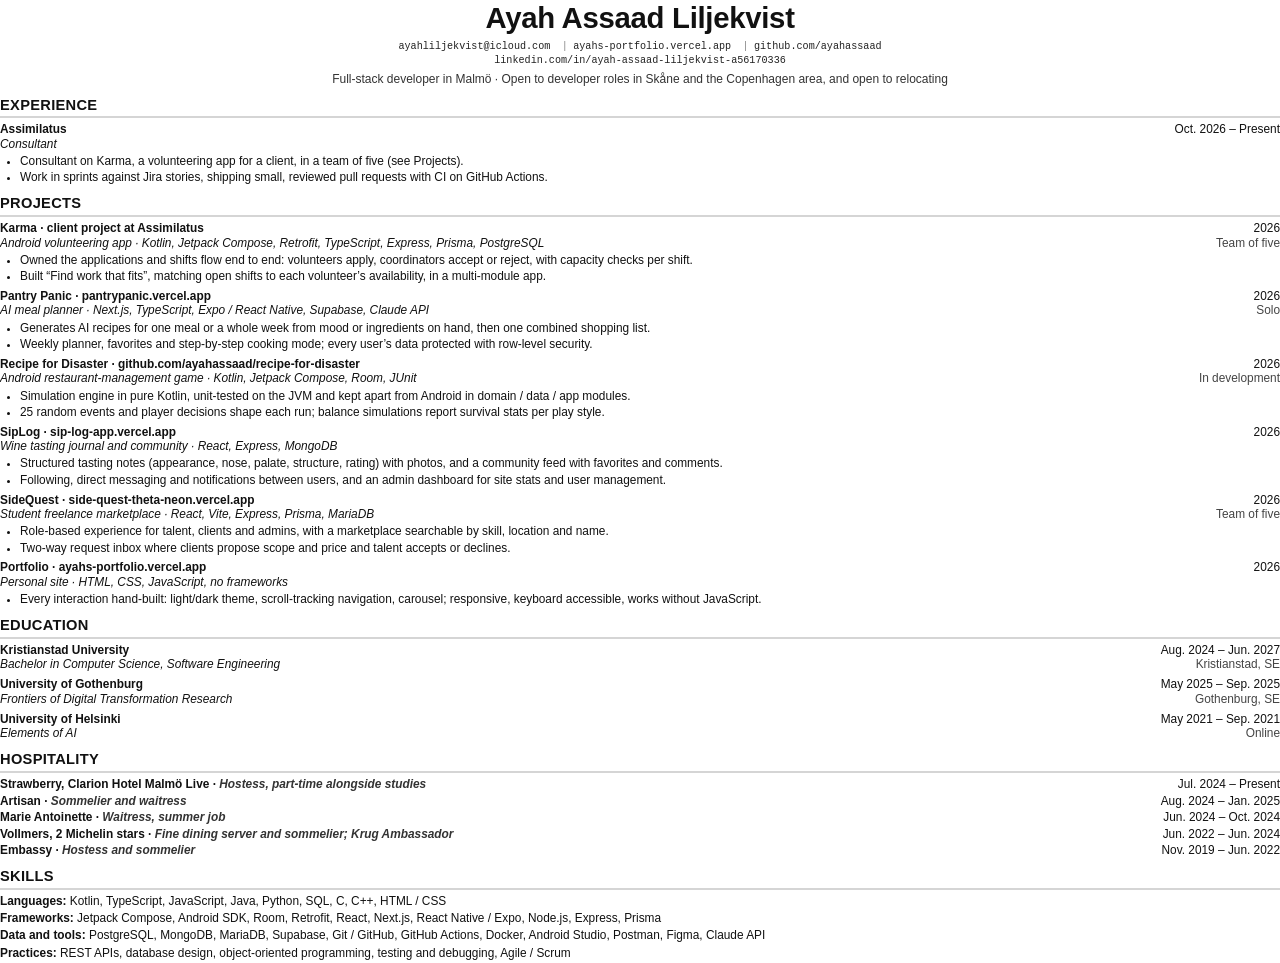
<file: cv/cv.html>
<!DOCTYPE html>
<!-- Source for assets/Ayah-Liljekvist-CV.pdf. Edit this file, then run
     cv/build.sh to regenerate the PDF. -->
<html lang="en">
<meta charset="utf-8">
<title>Ayah Assaad Liljekvist · CV</title>
<style>
  @page { size: A4; margin: 10mm 14mm 8mm; }
  * { box-sizing: border-box; }
  body { margin: 0; font-family: "Helvetica Neue", Helvetica, Arial, sans-serif; font-size: 8.9pt; line-height: 1.23; color: #111; }
  a { color: inherit; text-decoration: none; }
  h1 { margin: 0; text-align: center; font-size: 22pt; font-weight: 700; letter-spacing: -.01em; }
  .contact { margin-top: 4pt; text-align: center; font-family: Menlo, "SF Mono", monospace; font-size: 7.6pt; white-space: nowrap; color: #222; }
  .contact-2 { margin-top: 1pt; }
  .contact span + span::before { content: "|"; margin: 0 4pt; color: #888; }
  .tagline { margin-top: 3pt; text-align: center; font-size: 9pt; color: #333; }
  h2 { margin: 7pt 0 3pt; padding-bottom: 2pt; border-bottom: 2.2pt solid #d5d5d5; font-size: 11pt; font-weight: 700; text-transform: uppercase; letter-spacing: .02em; }
  .entry { margin-bottom: 4pt; break-inside: avoid; }
  .row { display: flex; justify-content: space-between; gap: 12pt; }
  .row .l { font-weight: 700; }
  .row .r { white-space: nowrap; }
  .row.sub .l { font-weight: 400; font-style: italic; }
  .row.sub .r { color: #444; }
  ul { margin: 2pt 0 0; padding-left: 15pt; }
  li { margin-bottom: 1.2pt; }
  li::marker { font-size: 8pt; }
  .compact .row { margin-bottom: 1.5pt; }
  .compact .l b { font-weight: 700; }
  .compact .l i { color: #333; }
  .skills p { margin: 0 0 2pt; }
  .skills b { font-weight: 700; }
</style>

<h1>Ayah Assaad Liljekvist</h1>
<div class="contact">
  <span><a href="mailto:ayahliljekvist@icloud.com">ayahliljekvist@icloud.com</a></span>
  <span><a href="https://ayahs-portfolio.vercel.app">ayahs-portfolio.vercel.app</a></span>
  <span><a href="https://github.com/ayahassaad">github.com/ayahassaad</a></span>
</div>
<div class="contact contact-2">
  <span><a href="https://www.linkedin.com/in/ayah-assaad-liljekvist-a56170336/">linkedin.com/in/ayah-assaad-liljekvist-a56170336</a></span>
</div>
<div class="tagline">Full-stack developer in Malmö · Open to developer roles in Skåne and the Copenhagen area, and open to relocating</div>

<h2>Experience</h2>
<div class="entry">
  <div class="row"><span class="l">Assimilatus</span><span class="r">Oct. 2026 – Present</span></div>
  <div class="row sub"><span class="l">Consultant</span><span class="r"></span></div>
  <ul>
    <li>Consultant on Karma, a volunteering app for a client, in a team of five (see Projects).</li>
    <li>Work in sprints against Jira stories, shipping small, reviewed pull requests with CI on GitHub Actions.</li>
  </ul>
</div>

<h2>Projects</h2>
<div class="entry">
  <div class="row"><span class="l">Karma · client project at Assimilatus</span><span class="r">2026</span></div>
  <div class="row sub"><span class="l">Android volunteering app · Kotlin, Jetpack Compose, Retrofit, TypeScript, Express, Prisma, PostgreSQL</span><span class="r">Team of five</span></div>
  <ul>
    <li>Owned the applications and shifts flow end to end: volunteers apply, coordinators accept or reject, with capacity checks per shift.</li>
    <li>Built “Find work that fits”, matching open shifts to each volunteer’s availability, in a multi-module app.</li>
  </ul>
</div>
<div class="entry">
  <div class="row"><span class="l">Pantry Panic · <a href="https://pantrypanic.vercel.app">pantrypanic.vercel.app</a></span><span class="r">2026</span></div>
  <div class="row sub"><span class="l">AI meal planner · Next.js, TypeScript, Expo / React Native, Supabase, Claude API</span><span class="r">Solo</span></div>
  <ul>
    <li>Generates AI recipes for one meal or a whole week from mood or ingredients on hand, then one combined shopping list.</li>
    <li>Weekly planner, favorites and step-by-step cooking mode; every user’s data protected with row-level security.</li>
  </ul>
</div>
<div class="entry">
  <div class="row"><span class="l">Recipe for Disaster · <a href="https://github.com/ayahassaad/recipe-for-disaster">github.com/ayahassaad/recipe-for-disaster</a></span><span class="r">2026</span></div>
  <div class="row sub"><span class="l">Android restaurant-management game · Kotlin, Jetpack Compose, Room, JUnit</span><span class="r">In development</span></div>
  <ul>
    <li>Simulation engine in pure Kotlin, unit-tested on the JVM and kept apart from Android in domain / data / app modules.</li>
    <li>25 random events and player decisions shape each run; balance simulations report survival stats per play style.</li>
  </ul>
</div>
<div class="entry">
  <div class="row"><span class="l">SipLog · <a href="https://sip-log-app.vercel.app">sip-log-app.vercel.app</a></span><span class="r">2026</span></div>
  <div class="row sub"><span class="l">Wine tasting journal and community · React, Express, MongoDB</span><span class="r"></span></div>
  <ul>
    <li>Structured tasting notes (appearance, nose, palate, structure, rating) with photos, and a community feed with favorites and comments.</li>
    <li>Following, direct messaging and notifications between users, and an admin dashboard for site stats and user management.</li>
  </ul>
</div>
<div class="entry">
  <div class="row"><span class="l">SideQuest · <a href="https://side-quest-theta-neon.vercel.app">side-quest-theta-neon.vercel.app</a></span><span class="r">2026</span></div>
  <div class="row sub"><span class="l">Student freelance marketplace · React, Vite, Express, Prisma, MariaDB</span><span class="r">Team of five</span></div>
  <ul>
    <li>Role-based experience for talent, clients and admins, with a marketplace searchable by skill, location and name.</li>
    <li>Two-way request inbox where clients propose scope and price and talent accepts or declines.</li>
  </ul>
</div>

<div class="entry">
  <div class="row"><span class="l">Portfolio · <a href="https://ayahs-portfolio.vercel.app">ayahs-portfolio.vercel.app</a></span><span class="r">2026</span></div>
  <div class="row sub"><span class="l">Personal site · HTML, CSS, JavaScript, no frameworks</span><span class="r"></span></div>
  <ul>
    <li>Every interaction hand-built: light/dark theme, scroll-tracking navigation, carousel; responsive, keyboard accessible, works without JavaScript.</li>
  </ul>
</div>
<h2>Education</h2>
<div class="entry">
  <div class="row"><span class="l">Kristianstad University</span><span class="r">Aug. 2024 – Jun. 2027</span></div>
  <div class="row sub"><span class="l">Bachelor in Computer Science, Software Engineering</span><span class="r">Kristianstad, SE</span></div>
</div>
<div class="entry">
  <div class="row"><span class="l">University of Gothenburg</span><span class="r">May 2025 – Sep. 2025</span></div>
  <div class="row sub"><span class="l">Frontiers of Digital Transformation Research</span><span class="r">Gothenburg, SE</span></div>
</div>
<div class="entry">
  <div class="row"><span class="l">University of Helsinki</span><span class="r">May 2021 – Sep. 2021</span></div>
  <div class="row sub"><span class="l">Elements of AI</span><span class="r">Online</span></div>
</div>

<h2>Hospitality</h2>
<div class="entry compact">
  <div class="row"><span class="l"><b>Strawberry, Clarion Hotel Malmö Live</b> · <i>Hostess, part-time alongside studies</i></span><span class="r">Jul. 2024 – Present</span></div>
  <div class="row"><span class="l"><b>Artisan</b> · <i>Sommelier and waitress</i></span><span class="r">Aug. 2024 – Jan. 2025</span></div>
  <div class="row"><span class="l"><b>Marie Antoinette</b> · <i>Waitress, summer job</i></span><span class="r">Jun. 2024 – Oct. 2024</span></div>
  <div class="row"><span class="l"><b>Vollmers, 2 Michelin stars</b> · <i>Fine dining server and sommelier; Krug Ambassador</i></span><span class="r">Jun. 2022 – Jun. 2024</span></div>
  <div class="row"><span class="l"><b>Embassy</b> · <i>Hostess and sommelier</i></span><span class="r">Nov. 2019 – Jun. 2022</span></div>
</div>

<h2>Skills</h2>
<div class="skills">
  <p><b>Languages:</b> Kotlin, TypeScript, JavaScript, Java, Python, SQL, C, C++, HTML / CSS</p>
  <p><b>Frameworks:</b> Jetpack Compose, Android SDK, Room, Retrofit, React, Next.js, React Native / Expo, Node.js, Express, Prisma</p>
  <p><b>Data and tools:</b> PostgreSQL, MongoDB, MariaDB, Supabase, Git / GitHub, GitHub Actions, Docker, Android Studio, Postman, Figma, Claude API</p>
  <p><b>Practices:</b> REST APIs, database design, object-oriented programming, testing and debugging, Agile / Scrum</p>
</div>
</file>
<file: styles.css>
:root{
    --bg: #F1EEE1;
    --bg-deep: #E7E2CE;
    --surface: #FBFAF3;
    --surface-2: #E8E3D0;
    --ink: #1B2A20;
    --ink-soft: #45543F;
    --ink-faint: #7C8873;
    --forest: #24402A;
    --forest-bright: #2F5136;
    --moss: #5C7A4B;
    --brass: #93763C;
    --line: #D3CCB2;
    --line-strong: #B7AE8C;
    --shadow: 27 20 10;
    --shadow-color: rgba(27,20,10,0.16);
    --radius-s: 3px;
    --radius-m: 6px;
    --font-display: 'Fraunces', 'Iowan Old Style', 'Palatino Linotype', serif;
    --font-body: 'Electrolize', 'Segoe UI', system-ui, sans-serif;
    --font-mono: 'Electrolize', 'SFMono-Regular', Consolas, monospace;

    /* theme-toggle thumb position + which icon reads as "active" */
    --toggle-thumb-x: 4px;
    --toggle-sun-op: 1;
    --toggle-moon-op: .35;
  }
  @media (prefers-color-scheme: dark){
    :root:not([data-theme="light"]){
      --bg: #1B2A20;
      --bg-deep: #13201A;
      --surface: #16211A;
      --surface-2: #1E2B22;
      --ink: #E9E4D2;
      --ink-soft: #B9C3AC;
      --ink-faint: #7E8B75;
      --forest: #4C9A5E;
      --forest-bright: #5FB873;
      --moss: #7FB37E;
      --brass: #D3B26B;
      --line: #24332A;
      --line-strong: #34473A;
      --shadow: 0 0 0;
      --shadow-color: rgba(0,0,0,0.45);

      --toggle-thumb-x: 36px;
      --toggle-sun-op: .35;
      --toggle-moon-op: 1;
    }
  }
  :root[data-theme="dark"]{
    --bg: #1B2A20;
    --bg-deep: #13201A;
    --surface: #16211A;
    --surface-2: #1E2B22;
    --ink: #E9E4D2;
    --ink-soft: #B9C3AC;
    --ink-faint: #7E8B75;
    --forest: #4C9A5E;
    --forest-bright: #5FB873;
    --moss: #7FB37E;
    --brass: #D3B26B;
    --line: #24332A;
    --line-strong: #34473A;
    --shadow: 0 0 0;
    --shadow-color: rgba(0,0,0,0.45);

    --toggle-thumb-x: 36px;
    --toggle-sun-op: .35;
    --toggle-moon-op: 1;
  }

  *,*::before,*::after{ box-sizing: border-box; }
  html{ scroll-behavior: smooth; }
  body{
    margin:0;
    background: var(--bg);
    color: var(--ink);
    font-family: var(--font-body);
    font-size: 16px;
    line-height: 1.65;
    -webkit-font-smoothing: antialiased;
  }
  @media (prefers-reduced-motion: reduce){
    html{ scroll-behavior: auto; }
    *{ animation-duration: 0.001ms !important; transition-duration: 0.001ms !important; }
  }

  a{ color: var(--forest-bright, var(--forest)); text-decoration-color: color-mix(in srgb, var(--moss) 55%, transparent); text-underline-offset: 3px; }
  a:hover{ color: var(--moss); }
  a:focus-visible, button:focus-visible{ outline: 2px solid var(--brass); outline-offset: 3px; }

  .wrap{ max-width: 840px; margin: 0 auto; padding: 0 28px; }

  .grain{
    position: fixed; inset: 0; pointer-events: none; z-index: 0;
    opacity: .5;
    background-image:
      repeating-linear-gradient(0deg, transparent, transparent 27px, rgba(var(--shadow)/0.05) 28px),
      repeating-linear-gradient(90deg, transparent, transparent 27px, rgba(var(--shadow)/0.035) 28px);
  }

  main{ position: relative; z-index: 1; }

  h1,h2,h3{ font-family: 'Audiowide', var(--font-display); color: var(--ink); text-wrap: balance; margin: 0; }

  /* --- hero --- */
  .hero{ padding: 76px 0 58px; }
  .hero .wrap{ display:grid; grid-template-columns: 1.35fr 0.85fr; gap: 3rem; align-items: center; }
  .hero h1{
    font-family: 'Audiowide', var(--font-display);
    font-weight: 400; font-size: clamp(1.9rem, 4.6vw, 3.15rem); line-height: 1.18; letter-spacing: 0.01em;
  }
  .hero .role{ font-family: var(--font-mono); font-size: .95rem; color: var(--ink-soft); margin-top: 1.1rem; letter-spacing: .02em; }
  .hero p.tag{ font-size: 1.12rem; color: var(--ink); max-width: 46ch; margin-top: 1.1rem; }
  .hero .looking{ max-width: 46ch; margin-top: .9rem; font-family: var(--font-mono); font-size: .85rem; line-height: 1.5; color: var(--ink); font-weight: 600; }
  .hero-photo{ position: relative; cursor: pointer; }
  .hero-photo:focus-visible{ outline: 2px solid var(--brass); outline-offset: 8px; border-radius: 50%; }
  .hero-photo .frame{
    position: relative;
    aspect-ratio: 1/1; overflow:hidden;
    border-radius: 50% 46% 52% 48% / 48% 52% 46% 54%;
    box-shadow: 0 18px 34px -20px var(--shadow-color, rgba(0,0,0,.35));
  }
  .hero-photo img{ position:absolute; inset:0; width:100%; height:100%; object-fit: cover; display:block; filter: saturate(0.94) contrast(1.02); }
  /* inset border: a plain circle drawn on top of the photo, a bit in from
     its edge, instead of an outline running along the frame's own blob. */
  .hero-photo .frame::after{
    content:""; position:absolute; inset: 14px; border-radius: 50%;
    border: 2px solid #046A38; pointer-events: none;
  }
  /* The secret photo sits on top, invisible until clicks raise its opacity
     a fifth at a time — five clicks fully crossfades it over the portrait. */
  .hero-photo .photo-secret{ opacity: 0; transition: opacity .5s ease; }
  /* Reserved at 3 lines' worth up front (not just 1) so the unlock text
     popping in never grows this box — growth here would re-center the
     grid row above and shove the photo upward. */
  .reveal-caption{
    margin: .9rem 0 0; min-height: 3.9em; line-height: 1.3;
    font-family: var(--font-mono); font-size: .8rem; letter-spacing: .01em;
    color: var(--brass); text-align: center;
    opacity: 0; transform: translateY(6px);
    transition: opacity .6s ease, transform .6s ease;
  }
  .reveal-caption.is-visible{ opacity: 1; transform: none; }
  @media (max-width: 700px){
    .hero .wrap{ grid-template-columns: 1fr; }
    /* Explicit width, not max-width: .frame's images are absolutely
       positioned (for the click-to-reveal crossfade) so they no longer
       contribute any intrinsic size, and a shrink-to-fit box with no
       content to measure collapses to ~0 instead of using the cap. */
    .hero-photo{ order:-1; width: 200px; margin: 0 auto; }
  }

  .cta-row{ display:flex; gap: .9rem; margin-top: 2.1rem; align-items:center; flex-wrap: wrap; }
  .icon-btn{
    width: 42px; height: 42px; border-radius: 50%;
    display:flex; align-items:center; justify-content:center;
    border: 1px solid var(--line-strong); color: var(--ink-soft);
    /* Solid instead of see-through: now that the hero photo behind these
       shows through much more clearly, a transparent button all but
       disappeared against it. The surface fill plus a soft lifted shadow
       keeps them reading as buttons regardless of what's behind them. */
    background: var(--surface);
    box-shadow: 0 6px 16px -10px var(--shadow-color, rgba(0,0,0,.4));
    transition: background .3s ease, color .3s ease, border-color .3s ease, transform .3s ease, box-shadow .3s ease;
  }
  .icon-btn svg{ width: 19px; height: 19px; }
  .icon-btn:hover, .icon-btn:focus-visible{
    background: var(--forest); border-color: var(--forest); color: var(--surface);
    transform: translateY(-2px); box-shadow: 0 10px 20px -10px var(--shadow-color, rgba(0,0,0,.45));
  }
  .icon-btn:focus-visible{ outline: 2px solid var(--brass); outline-offset: 3px; }

  /* --- divider --- */
  .divider{ display:flex; justify-content:center; padding: 6px 0; color: var(--moss); opacity: .8; }
  .divider svg{ width: 120px; height: 22px; }

  section{ padding: 56px 0; border-top: 1px solid var(--line); scroll-margin-top: 84px; }
  section:first-of-type{ border-top: none; }
  .section-head{ margin-bottom: 2.2rem; }
  .section-head h2{ font-weight: 400; font-size: clamp(1.3rem, 2.5vw, 1.7rem); line-height: 1.3; }

  /* --- about --- */
  .about-grid{ display:grid; grid-template-columns: 1fr; gap: 2.6rem; }
  .about-body p{ font-size: 1.08rem; color: var(--ink-soft); max-width: 62ch; }
  .about-body p:first-child{ margin-top:0; }

  /* --- recommendations carousel ---
     Big brass quote mark, quote in the body font, name as a small mono
     label, counter + arrows underneath. Without JS every card stacks and
     stays readable; with .js the cards share one grid cell and the active
     one fades in. */
  .recs{ max-width: 460px; margin-bottom: 1.8rem; }
  .rec-nav{ display:none; }
  .rec-track{ display:grid; gap: 2rem; }
  .rec-card{ margin:0; display:flex; flex-direction:column; align-items:flex-start; }
  .rec-card blockquote{ margin:0; font-size: 1.08rem; line-height: 1.6; color: var(--ink-soft); }
  .rec-card blockquote::before{ content:"\201C"; display:block; font-family: Georgia, 'Times New Roman', serif; font-size: 5rem; line-height: 1; height: 2.6rem; overflow: hidden; color: var(--brass); }
  .rec-card figcaption{ margin-top: 1rem; font-family: var(--font-mono); font-size: .78rem; color: var(--ink-faint); }
  .rec-card figcaption strong{ letter-spacing: .07em; text-transform: uppercase; color: var(--forest); font-weight: 700; }
  .rec-card figcaption strong + span::before{ content:" \00b7\20 "; white-space: pre; }
  .rec-more{
    margin-top: 1rem; font-family: var(--font-mono); font-size: .78rem; text-decoration:none;
    color: var(--bg); background: var(--forest-bright); padding:.38rem .85rem; border-radius: var(--radius-s);
    transition: background .2s ease;
  }
  .rec-more:hover, .rec-more:focus-visible{ background: var(--moss); color: var(--bg); }
  .js .rec-nav{ display:flex; align-items:center; justify-content:space-between; margin-top:1.4rem; }
  .js .rec-count{ font-family: var(--font-mono); font-size: .8rem; color: var(--ink-faint); }
  .js .rec-arrows{ display:flex; gap:.4rem; }
  .js .rec-arrow{ all: unset; cursor:pointer; width:1.9rem; height:1.9rem; display:inline-flex; align-items:center; justify-content:center; border:1px solid var(--line-strong); border-radius: var(--radius-s); color: var(--ink-soft); transition: border-color .2s ease, color .2s ease; }
  .js .rec-arrow:hover{ border-color: var(--forest); color: var(--forest); }
  .js .rec-arrow svg{ width:12px; height:12px; }
  .js .rec-arrow:focus-visible{ outline:2px solid var(--brass); outline-offset:3px; }
  .js .rec-track{ grid-template-areas: "stack"; gap:0; touch-action: pan-y; }
  .js .rec-card{ grid-area: stack; opacity:0; visibility:hidden; transform: translateX(10px); transition: opacity .4s ease, transform .4s ease, visibility 0s linear .4s; }
  .js .rec-card.is-active{ opacity:1; visibility:visible; transform:none; transition: opacity .4s ease, transform .4s ease; }
  @media (prefers-reduced-motion: reduce){ .js .rec-card, .js .rec-card.is-active{ transition:none; transform:none; } }

  /* About section runs a bit wider than the standard .wrap so its two
     columns have room to breathe, but stops short of the fixed dot-nav
     (left edge) and back-to-top button (right edge) rather than going
     edge-to-edge. */
  .wrap-about{ max-width: 1040px; }
  .about-grid.two-col{ grid-template-columns: 1fr 1fr; gap: 3.4rem; }
  @media (max-width: 760px){
    .about-grid.two-col{ grid-template-columns: 1fr; gap: 2.6rem; }
  }
  .now b{ color: var(--ink); font-weight: 700; }

  /* --- projects --- */
  /* Wider wrap (matches the About section's treatment) so the content
     column can sit at a fixed, narrower width and there's real reserved
     space to its right for the hover popup — not an overlay fighting for
     room, an actual grid column. */
  .wrap-work{ max-width: 1040px; }
  .project{
    position: relative; display:grid; grid-template-columns: minmax(0,460px) minmax(0,1fr);
    gap: 2.4rem; padding: 2.2rem 0; border-top: 1px solid var(--line); transition: transform .3s ease;
  }
  .project:first-child{ border-top: none; padding-top: 0; }
  .project:hover{ transform: translateX(4px); }
  .project-head{ display:flex; align-items:baseline; gap: .9rem; flex-wrap: wrap; }
  .project h3{ font-size: 1.15rem; font-weight: 400; }
  .project p{ color: var(--ink-soft); margin: .8rem 0 1.1rem; max-width: 60ch; }

  /* --- project title doubles as the live link: plain heading color at
     rest, highlighted only on hover/focus so it doesn't read as a normal
     inline link. --- */
  .project-title-link{ color: inherit; text-decoration: none; transition: color .25s ease; }
  .project-title-link:hover, .project-title-link:focus-visible{
    color: var(--forest-bright, var(--forest)); text-decoration: underline; text-underline-offset: 4px;
  }

  /* --- project details: the tech stack, features and links live in the
     right-hand grid column, always visible so visitors (and anyone on a
     touch screen) never have to discover a hover. Kept plain (no card/box/
     shadow) so it reads as an annotation, not another UI widget. --- */
  .project-popup{
    justify-self: start; align-self: start; max-width: 400px;
    padding-left: 1.2rem; margin-top: .3rem; border-left: 1px solid var(--line-strong);
  }
  /* --- optional screenshot under a project's description --- */
  .project-shot{ margin: 0 0 1.1rem; max-width: 520px; border: 1px solid var(--line); border-radius: var(--radius-m); overflow: hidden; background: var(--surface); }
  .project-shot img{ display: block; width: 100%; height: auto; }
  .project-gallery{ max-width: 520px; margin: 0 0 1.1rem; }
  .project-gallery .project-shot{ margin: 0; }
  .project-shot-row{ display: grid; grid-template-columns: 1fr 1fr; gap: .6rem; margin-top: .6rem; }
  .project-phones{ display: flex; gap: .9rem; margin: 0 0 1.1rem; }
  .project-phones img{ display: block; width: min(46%, 190px); height: auto; border: 1px solid var(--line); border-radius: 18px; background: var(--surface); }
  .project-phones.three img{ width: min(31%, 160px); border-radius: 14px; }
  /* Alternate sides: even cards mirror the row so the description sits
     on the right and the popup opens on the left instead, so the list
     doesn't read as one flat left-aligned column the whole way down. */
  @media (min-width: 901px){
    /* The "Projects" heading div is itself a preceding sibling, so the
       cards that read as visually 2nd/4th are actually the odd-numbered
       .project children here (:nth-child counts that heading too). */
    .project:nth-child(odd) > div:first-child{ order: 2; }
    .project:nth-child(odd) > .project-popup{
      order: 1; justify-self: end;
      padding-left: 0; padding-right: 1.2rem;
      border-left: none; border-right: 1px solid var(--line-strong);
    }
    .project:nth-child(odd):hover{ transform: translateX(-4px); }
  }
  .popup-tech{ font-family: var(--font-mono); font-size: .78rem; color: var(--ink-soft); margin: 0; }
  .popup-tech strong{ color: var(--ink); font-weight: 700; }
  /* Two columns instead of one long vertical run of bullets. */
  .popup-features{
    margin: .8rem 0 0; padding-left: 1.05rem; font-family: var(--font-mono); font-size: .76rem;
    color: var(--ink-soft); line-height: 1.5;
    column-count: 2; column-gap: 1.3rem;
  }
  .popup-features li{ margin-bottom: .5rem; break-inside: avoid; }
  .popup-features li::marker{ color: var(--brass); }
  .popup-more{ margin: .9rem 0 0; font-family: var(--font-mono); font-size: .78rem; }
  @media (max-width: 480px){
    .popup-features{ column-count: 1; }
  }
  @media (max-width: 900px){
    /* Not enough room for a two-column layout once the viewport gets this
       narrow — stack the popup under the description like everything
       else, always visible, no hover needed. */
    .project{ grid-template-columns: 1fr; row-gap: 0; }
    .project-popup{
      grid-column: 1; justify-self: stretch; max-width: none;
      padding-left: 0; margin-top: 1rem; border-left: none; padding-top: .9rem;
      border-top: 1px solid var(--line);
    }
  }
  @media (max-width: 620px){
    .project{ grid-template-columns: 1fr; row-gap: 0; }
  }

  /* --- skills --- */
  .skills-grid{ display:grid; grid-template-columns: repeat(2, 1fr); gap: 2.2rem 2.6rem; }
  .skill-group h3{ font-family: var(--font-mono); font-size: .78rem; letter-spacing: .07em; text-transform: uppercase; color: var(--forest); font-weight: 700; margin-bottom: .9rem; }
  .skill-group ul{ list-style:none; margin:0; padding:0; display:flex; flex-wrap: wrap; gap: .5rem; }
  .skill-group li{ font-size: .92rem; color: var(--ink-soft); padding: .34em .8em; border: 1px solid var(--line); border-radius: var(--radius-s); background: var(--surface); }
  @media (max-width: 620px){ .skills-grid{ grid-template-columns: 1fr; } }

  /* --- education / experience --- */
  .xp-item{ position: relative; padding: 1.5rem 0; border-top: 1px solid var(--line); }
  .xp-item:first-child{ border-top: none; padding-top: 0; }
  /* The reveal-on-scroll animation (rise-in, fill-mode "both") leaves every
     .xp-item as its own stacking context even after it finishes, so a plain
     z-index on the panel alone can't lift it above a later sibling item —
     the whole item needs the boost while its dropdown is open. */
  .xp-item.panel-open{ z-index: 5; }
  /* "View coursework" dropdown: a plain text trigger with no button chrome;
     the panel floats on top of whatever follows (shadow only, no box) so
     opening it never shoves the rest of the timeline down the page.
     Without JS (no .js class on <html>), the toggle never appears and the
     course list just renders in place, fully visible — it never depends on
     a script running to become readable. */
  .course-toggle{ display: none; }
  .js .course-toggle{
    all: unset; cursor:pointer; display:inline-flex; align-items:center; gap:.4rem;
    margin-top: .7rem; font-family: var(--font-mono); font-size: .82rem; color: var(--forest);
    border-bottom: 1px solid transparent; transition: border-color .2s ease, color .2s ease;
  }
  .js .course-toggle:hover, .js .course-toggle:focus-visible{ border-color: var(--forest); }
  .js .course-toggle svg{ width: 11px; height: 11px; transition: transform .25s ease; }
  .js .course-toggle[aria-expanded="true"] svg{ transform: rotate(180deg); }
  .js .course-panel{
    position: absolute; left:0; right:0; top: 100%; z-index: 20;
    background: var(--bg); padding: 0; filter: drop-shadow(0 18px 30px var(--shadow-color));
    max-height: 0; overflow: hidden; opacity: 0;
    transition: max-height .3s ease, opacity .25s ease, padding .3s ease;
  }
  .js .course-panel[data-open="true"]{ max-height: 600px; opacity: 1; padding: 1.1rem 0 .3rem; }
  .js .course-panel .xp-bullets{ margin-top: 0; }
  .xp-head{ display:flex; justify-content: space-between; align-items: baseline; gap: 1rem; flex-wrap: wrap; }
  .xp-role{ font-family: var(--font-body); font-size: 1.15rem; font-weight: 480; color: var(--ink); }
  .xp-meta{ font-family: var(--font-mono); font-size: .76rem; color: var(--ink-faint); white-space: nowrap; }
  .xp-org{ font-size: .92rem; color: var(--moss); margin-top: .25rem; }
  .xp-bullets{ margin: .8rem 0 0; padding-left: 1.15rem; color: var(--ink-soft); font-size: .94rem; }
  .xp-bullets li{ margin-bottom: .4rem; }
  .xp-bullets li::marker{ color: var(--brass); }
  /* Course lists reuse .xp-bullets; .two-col splits a long list (like the
     bachelor's full course load) into two flowing columns instead of one
     long column. break-inside keeps each bullet from splitting mid-item. */
  .xp-bullets.two-col{ column-count: 2; column-gap: 2.2rem; }
  .xp-bullets.two-col li{ break-inside: avoid; }
  @media (max-width: 620px){ .xp-bullets.two-col{ column-count: 1; } }
  .more-note{ margin-top: 1.8rem; font-size: .9rem; color: var(--ink-faint); }
  .more-note a{ font-family: var(--font-mono); font-size: .85rem; }

  /* --- contact (now lives in the footer) --- */
  .contact-grid{ display:flex; flex-wrap: wrap; gap: 1.6rem 2.6rem; margin: 1.6rem 0 2.2rem; }
  .contact-item{ display:block; text-decoration:none; }
  .contact-item .label{ display:block; font-family: var(--font-mono); font-size: .68rem; letter-spacing: .08em; text-transform: uppercase; color: var(--ink-faint); margin-bottom: .3rem; }
  .contact-item .value{ display:block; font-size: 1.02rem; color: var(--ink); font-family: var(--font-mono); word-break: break-word; transition: color .25s ease; }
  .contact-item:hover .value{ color: var(--forest); }

  footer{ padding: 3.2rem 0 3rem; border-top: 1px solid var(--line); }
  footer .wrap{ display:flex; flex-direction: column; }
  footer p{ margin:0; font-family: var(--font-mono); font-size: .76rem; color: var(--ink-faint); }

  /* --- motion (progressive enhancement) ---
     Important rule: nothing here ever sets opacity:0 / hidden as a resting,
     unconditional state. Every animation below only exists inside an
     @keyframes block, triggered by a class JS adds — so if JS never adds
     that class (blocked, errors, disabled, anything), the element simply
     sits in its normal, fully-visible default the whole time. Content can
     never end up permanently hidden waiting on a script that didn't run. */

  @keyframes rise-in{ from{ opacity:0; transform: translateY(16px); } to{ opacity:1; transform:none; } }
  .js .hero h1, .js .hero .role, .js .hero .tag, .js .hero .looking, .js .hero .cta-row, .js .hero-photo{
    animation: rise-in .7s cubic-bezier(.2,.7,.3,1) both;
  }
  .js .hero h1{ animation-delay: 0s; }
  .js .hero .role{ animation-delay: .08s; }
  .js .hero .tag{ animation-delay: .16s; }
  .js .hero .looking{ animation-delay: .2s; }
  .js .hero .cta-row{ animation-delay: .24s; }
  .js .hero-photo{ animation-delay: .1s; }

  /* --- hero background photo, with a scrim fading from opaque (behind the
     text, for legibility) to see-through (behind the portrait) so the photo
     still reads clearly on the right without ever fighting the text on the
     left. The scrim is built from the same --bg token used everywhere else,
     so it automatically matches the page (and flips correctly in dark
     mode) with no separate dark-mode rule needed. --- */
  .hero{ position: relative; overflow: hidden; }
  .hero::before{
    content: ""; position: absolute; inset: 0; z-index: 0;
    background-image: url('assets/hero-bg.jpg');
    background-size: cover; background-position: center 55%;
  }
  .hero::after{
    content: ""; position: absolute; inset: 0; z-index: 0;
    background: linear-gradient(
      100deg,
      color-mix(in srgb, var(--bg) 75%, transparent) 0%,
      color-mix(in srgb, var(--bg) 50%, transparent) 32%,
      color-mix(in srgb, var(--bg) 28%, transparent) 55%,
      color-mix(in srgb, var(--bg) 10%, transparent) 100%
    );
  }
  .hero .wrap{ position: relative; z-index: 1; }
  @media (max-width: 700px){
    /* Stacked layout puts the photo on top and the text below, so the
       scrim fades vertically (opaque low, where the text sits) instead of
       the desktop's left-to-right fade. This has to come after the desktop
       .hero::after rule above, or that rule wins. */
    .hero::after{
      background: linear-gradient(
        180deg,
        color-mix(in srgb, var(--bg) 20%, transparent) 0%,
        color-mix(in srgb, var(--bg) 55%, transparent) 30%,
        color-mix(in srgb, var(--bg) 88%, transparent) 50%
      );
    }
  }

  /* --- playful tag hover: the Skills section's pills --- */
  .skill-group li{
    transition: transform .25s cubic-bezier(.34,1.56,.64,1), background .25s ease, border-color .25s ease, color .25s ease;
  }
  .skill-group li:hover{
    transform: translateY(-3px) scale(1.06); background: var(--forest); border-color: var(--forest); color: var(--surface);
  }

  /* --- magnetic tilt on project cards (JS sets transform inline on hover) --- */
  .project{ will-change: transform; transition: transform .25s ease; }

  /* --- section nav dots: fixed, viewport-relative (never dependent on
     document height), the sole navigation now so they show at every width.
     Each dot is a small circle (.dot-mark) that expands into a labeled
     pill on hover/focus via a max-width transition (width:auto can't
     animate, so we grow toward a fixed cap instead). --- */
  .dot-nav{
    display: flex; position: fixed; left: 18px; top: 50%; transform: translateY(-50%);
    z-index: 40; flex-direction: column; gap: .55rem; align-items: flex-start;
  }
  .section-dot{
    position: relative; display:flex; align-items:center; height: 22px; max-width: 22px;
    padding: 0; margin:0; border-radius: 999px; border: 1px solid var(--line-strong);
    background: var(--bg); cursor: pointer; overflow: hidden; white-space: nowrap;
    transition: max-width .35s cubic-bezier(.2,.7,.3,1), height .35s cubic-bezier(.2,.7,.3,1),
      background .3s ease, border-color .3s ease, box-shadow .3s ease;
  }
  .section-dot .dot-mark{ display: none; }
  .section-dot .dot-label{
    display:inline-block; padding: 0 24px;
    font-family: var(--font-mono); font-size: 1rem; letter-spacing: .04em; text-transform: uppercase;
    color: var(--ink); opacity:0; transition: opacity .2s ease, color .3s ease, font-size .3s ease;
  }
  /* pop-out: every dot grows into a bigger, labeled pill (neutral color) */
  .dot-nav:hover .section-dot, .section-dot:focus-visible{
    max-width: 260px; height: 36px; background: var(--surface); border-color: var(--line-strong);
    box-shadow: 0 10px 24px -16px var(--shadow-color, rgba(0,0,0,.35));
  }
  .dot-nav:hover .section-dot .dot-label, .section-dot:focus-visible .dot-label{
    opacity:1; transition-delay: .08s; font-size: 1.1rem;
  }
  /* green only for the one option actually under the cursor/focus */
  .dot-nav .section-dot:hover, .section-dot:focus-visible{
    background: var(--forest); border-color: var(--forest);
  }
  .dot-nav .section-dot:hover .dot-label, .section-dot:focus-visible .dot-label{
    color: var(--surface);
  }
  .section-dot.active{ background: var(--forest); border-color: var(--forest); }
  .section-dot.active .dot-label{ color: var(--surface); }
  .dot-nav:hover .section-dot.active, .section-dot.active:focus-visible{
    background: var(--forest); border-color: var(--forest);
  }
  @media (max-width: 640px){
    /* No spare margin for the dots beside the content on a phone; they sat
       on top of the text. The back-to-top button covers navigation here. */
    .dot-nav{ display: none; }
    .section-dot{ height: 18px; max-width: 18px; }
    .dot-nav:hover .section-dot, .section-dot:focus-visible{ max-width: 210px; height: 30px; }
    .section-dot .dot-label{ font-size: .88rem; padding: 0 18px; }
    .dot-nav:hover .section-dot .dot-label, .section-dot:focus-visible .dot-label{ font-size: .95rem; }
  }

  /* --- theme toggle: sliding sun/moon pill, fixed top-left. Reads the
     --toggle-* custom properties above, which already flip inside the
     OS-media-query and data-theme root blocks, so this needs no dark-mode
     overrides of its own. --- */
  .theme-toggle{
    position: fixed; top: 20px; left: 20px; z-index: 45;
    width: 68px; height: 36px; padding: 0 8px; margin: 0;
    display:flex; align-items:center; justify-content:space-between;
    border-radius: 999px; border: 1px solid var(--line-strong); background: var(--surface);
    cursor: pointer; transition: background .3s ease, border-color .3s ease;
  }
  .theme-toggle:hover{ border-color: var(--brass); }
  .theme-toggle:focus-visible{ outline: 2px solid var(--brass); outline-offset: 3px; }
  .theme-toggle svg{ position: relative; z-index: 1; width: 17px; height: 17px; transition: opacity .3s ease; }
  .theme-toggle .sun{ color: var(--brass); opacity: var(--toggle-sun-op); }
  .theme-toggle .moon{ color: var(--ink-soft); opacity: var(--toggle-moon-op); }
  .theme-toggle .theme-thumb{
    position: absolute; top: 4px; left: var(--toggle-thumb-x); width: 28px; height: 28px;
    border-radius: 50%; background: var(--bg);
    box-shadow: 0 2px 6px var(--shadow-color, rgba(0,0,0,.25));
    transition: left .3s cubic-bezier(.3,.8,.4,1), background .3s ease;
  }
  @media (max-width: 640px){
    .theme-toggle{ top: 14px; left: 14px; }
  }

  /* --- back-to-top button: hidden by default via opacity/pointer-events
     (never `hidden`/`display`, to avoid the specificity trap that bit the
     old command-palette overlay), revealed by JS once you've scrolled --- */
  .back-to-top{
    position: fixed; right: 22px; bottom: 22px; z-index: 40; width: 42px; height: 42px;
    display:flex; align-items:center; justify-content:center; border-radius: 50%;
    border: 1px solid var(--line-strong); background: var(--surface); color: var(--ink-soft);
    cursor: pointer; box-shadow: 0 10px 24px -14px var(--shadow-color, rgba(0,0,0,.35));
    opacity: 0; pointer-events: none; transform: translateY(8px);
    transition: opacity .3s ease, transform .3s ease, color .25s ease, border-color .25s ease;
  }
  .back-to-top svg{ width: 18px; height: 18px; }
  .back-to-top.is-visible{ opacity: 1; pointer-events: auto; transform: none; }
  .back-to-top:hover{ color: var(--brass); border-color: var(--brass); }

  /* --- sparkle burst: short-lived elements spawned by JS on click, each
     animates once via this keyframe and removes itself --- */
  .sparkle-burst{ position: fixed; z-index: 998; pointer-events: none; }
  .sparkle{
    position: fixed; width: 6px; height: 6px; border-radius: 50%; background: var(--brass);
    pointer-events: none; z-index: 998; animation: sparkle-pop .55s ease-out forwards;
  }
  @keyframes sparkle-pop{
    0%{ opacity: 1; transform: translate(0,0) scale(1); }
    100%{ opacity: 0; transform: translate(var(--sx), var(--sy)) scale(.3); }
  }
  @media (prefers-reduced-motion: reduce){ .sparkle{ display:none; } }

  .reveal.is-visible{ animation: rise-in .6s ease both; }

  @keyframes draw-line{ from{ stroke-dasharray: 1; stroke-dashoffset: 1; } to{ stroke-dasharray: 1; stroke-dashoffset: 0; } }
  .divider.is-visible path{ animation: draw-line 1s ease both; }
</file>
